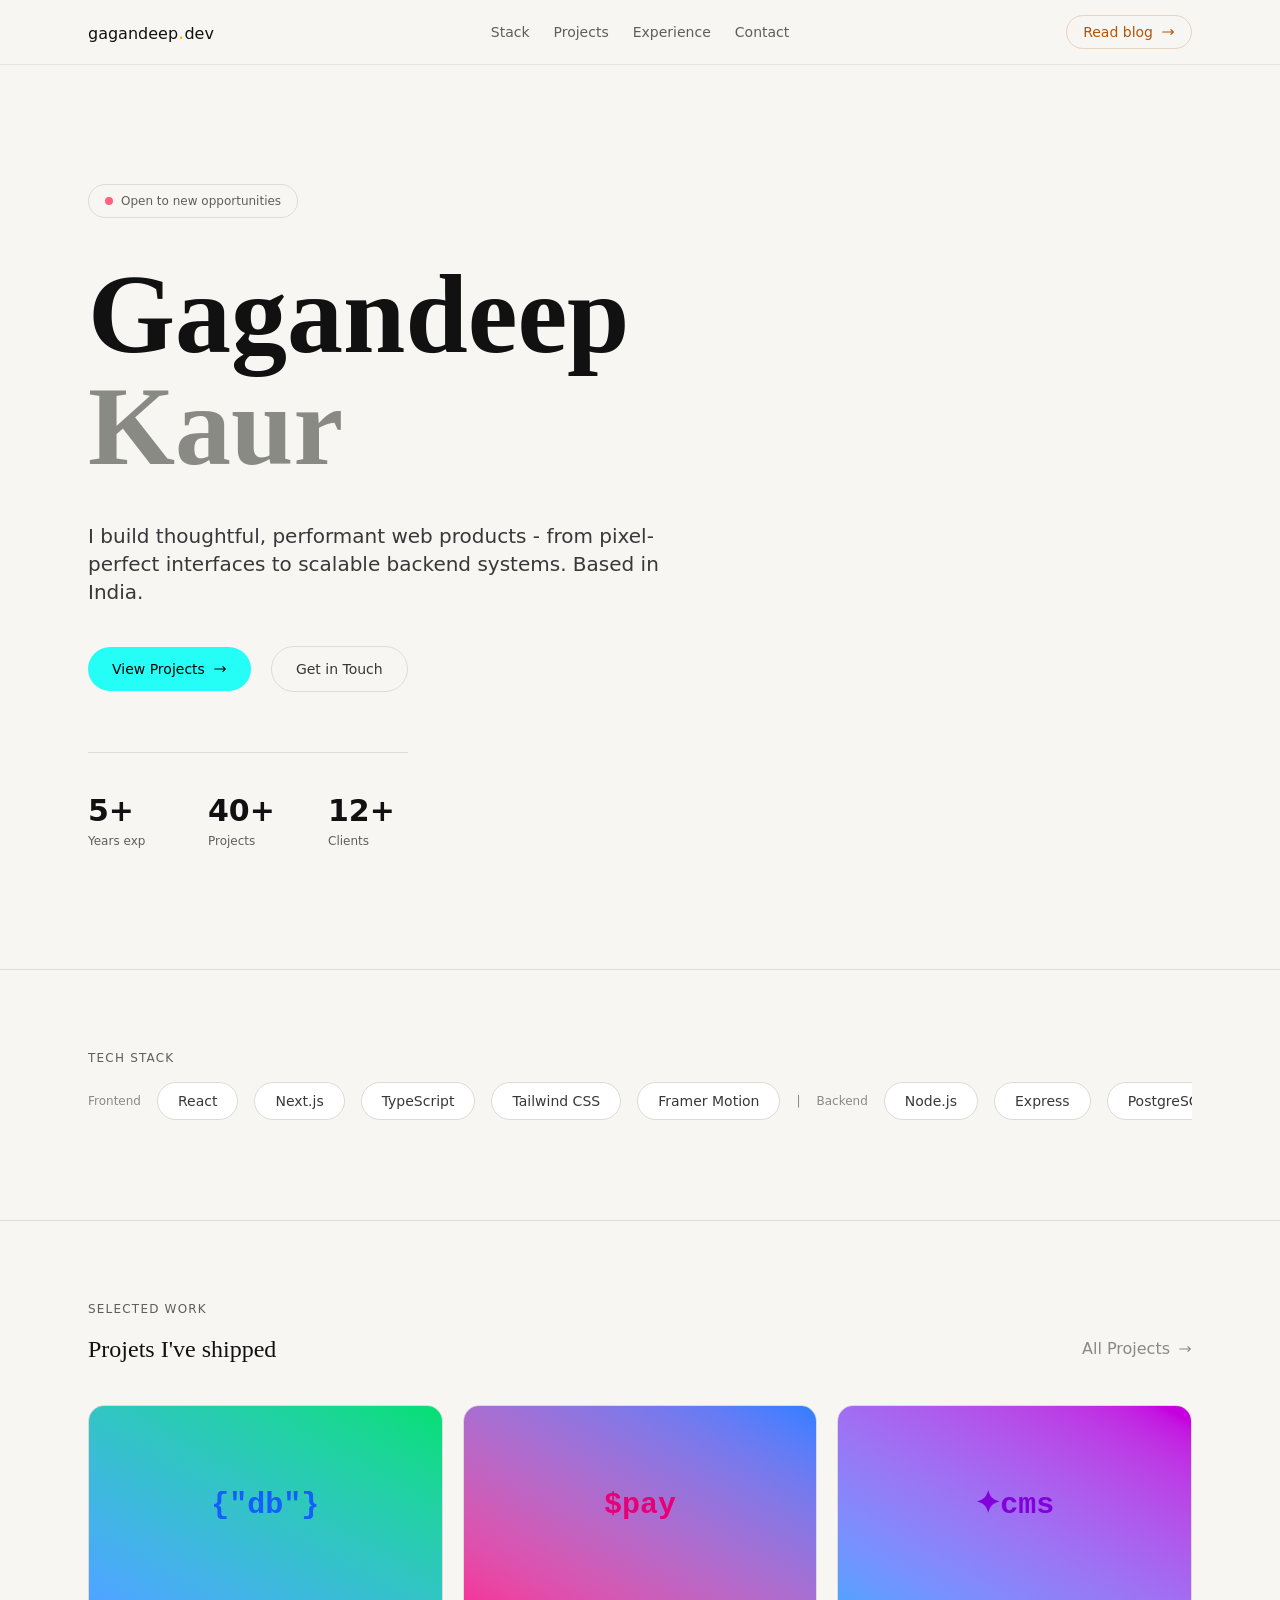
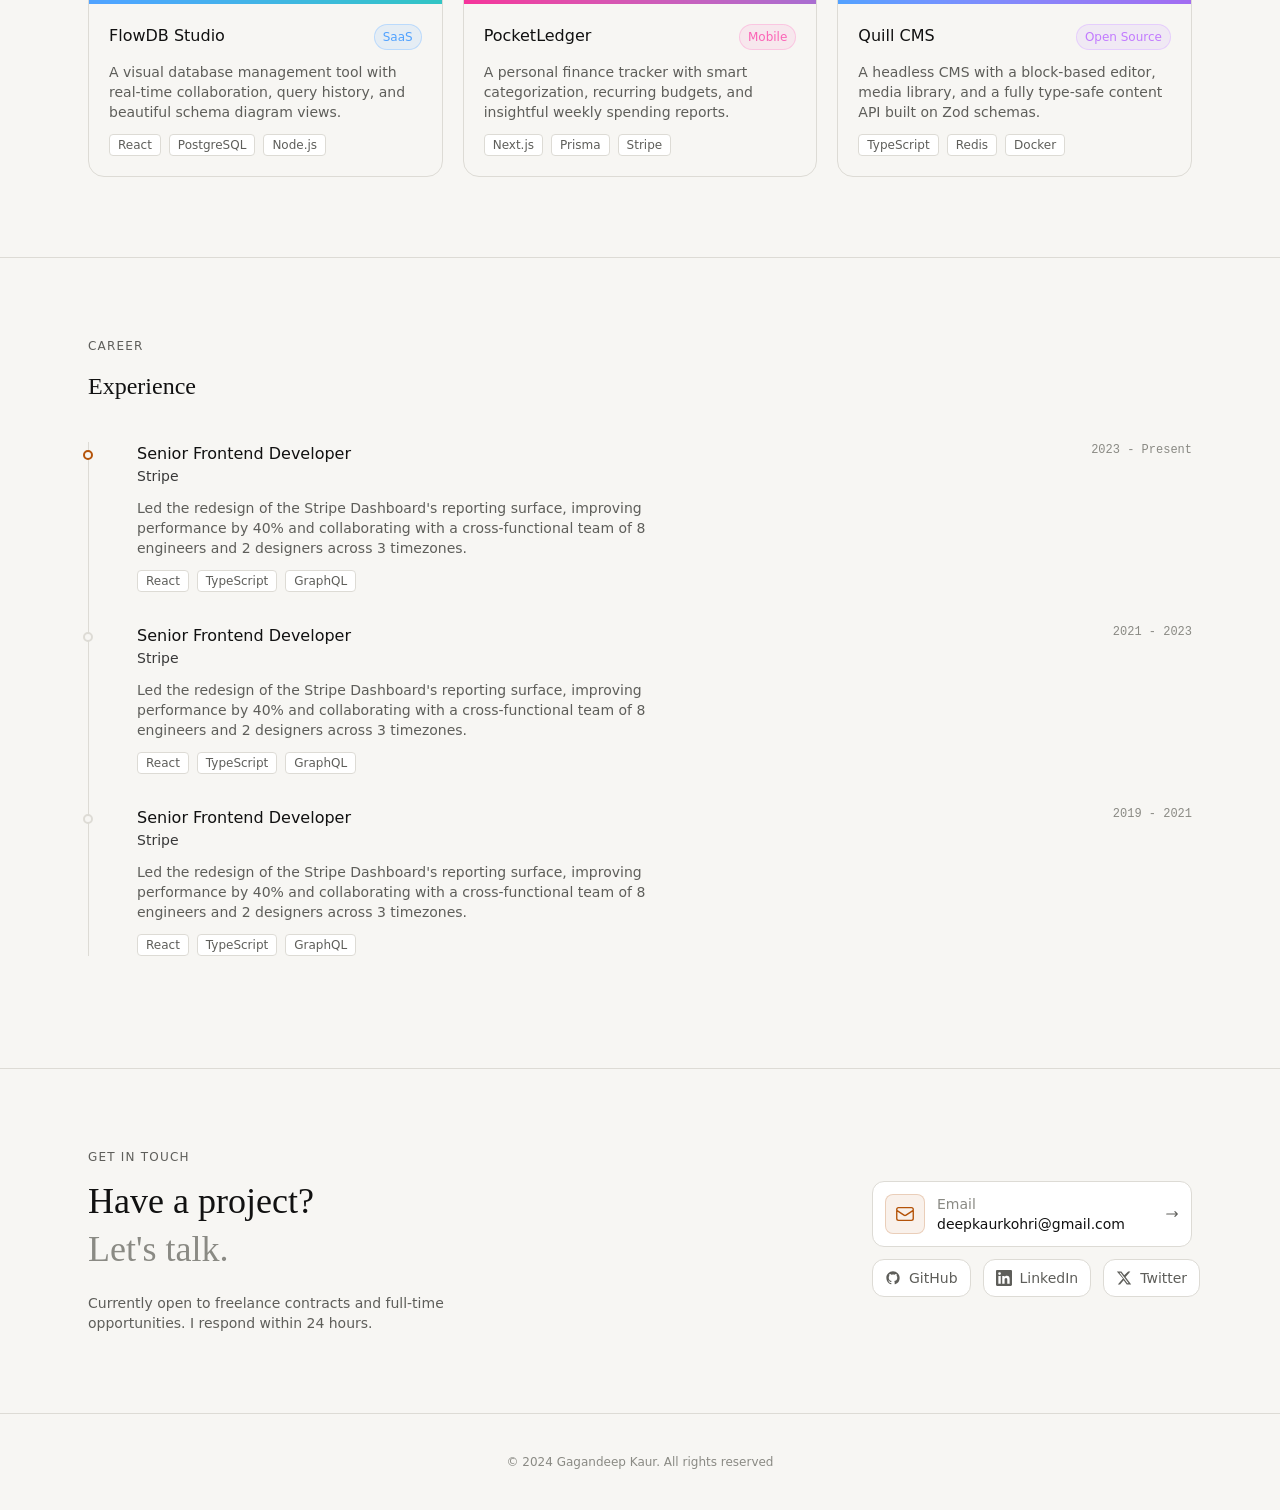
<file: index.html>
<!DOCTYPE html>
<html lang="en">

<head>
    <meta charset="UTF-8">
    <meta name="viewport" content="width=device-width, initial-scale=1.0">
    <title>Document</title>
    <link rel="stylesheet" href="output.css">
</head>

<body>
    <header class="border-b  border-(--border-subtle)  fixed  inset-x-0  bg-(--navbar-bg) backdrop-blur-xs z-10">
        <nav class="flex justify-between max-w-6xl mx-auto px-6 items-center h-16 ">
            <a href="">gagandeep<span class="text-amber-400 text-xl">.</span>dev</a>

            <ul class="hidden md:flex gap-6 text-sm text-(--text-3)">
                <a href="#tech-stack">
                    <li class="cursor-pointer hover:text-(--text-1) transition-all duration-200">Stack</li>
                </a>
                <a href="#projects">
                    <li class="cursor-pointer hover:text-(--text-1) transition-all duration-200">Projects</li>
                </a>
                <a href="#experience">
                    <li class="cursor-pointer hover:text-(--text-1) transition-all duration-200">Experience</li>
                </a>
                <a href="#contact">
                    <li class="cursor-pointer hover:text-(--text-1) transition-all duration-200">Contact</li>
                </a>


            </ul>

            <a href="index2.html"
                class="flex items-center gap-2 text-sm text-(--accent) border border-(--accent-border) px-4 py-1.5 rounded-full hover:border-(--accent) hover:bg-(--accent-dim) transition-all duration-200">Read
                blog <svg class="w-3.5 h-3.5" fill="none" stroke="currentColor" viewBox="0 0 24 24">
                    <path stroke-linecap="round" stroke-linejoin="round" stroke-width="2"
                        d="M17 8l4 4m0 0l-4 4m4-4H3" />
                </svg>
            </a>
        </nav>
    </header>

    <section class="min-h-screen pt-16 pb-30 flex flex-col justify-center items-center">
        <div class="max-w-6xl pt-30 mx-auto px-6 text-white w-full">

            <div
                class="inline-flex items-center gap-2 border  border-(--border) px-4 py-2 rounded-full mb-10  animate-fade-in-up">
                <span class="inline-block w-2 h-2 bg-rose-400 rounded-full animate-pulse "></span>
                <p class="text-(--text-3) text-xs">Open to new opportunities</p>
            </div>

            <h1 class="font-serif text-6xl md:text-8xl lg:text-[7rem] font-bold mb-10  animate-fade-in-up-1">
                <p class="text-(--text-1)">Gagandeep</p>
                <p class="text-(--text-4)">Kaur</p>
            </h1>

            <p class="text-(--text-2) text-lg md:text-xl max-w-xl mb-10  animate-fade-in-up-1">I build thoughtful,
                performant web products -
                from pixel-perfect interfaces to scalable backend systems.
                Based in India.</p>

            <div class="flex gap-5 items-center mb-15  animate-fade-in-up-2">
                <a href="#projects"
                    class=" flex items-center gap-2 bg-(--accent-dimm) hover:bg-(--accent) transition-all duration-200 text-black px-6 py-3 rounded-full text-sm font-medium">View
                    Projects
                    <svg class="w-3.5 h-3.5" fill="none" stroke="currentColor" viewBox="0 0 24 24">
                        <path stroke-linecap="round" stroke-linejoin="round" stroke-width="2"
                            d="M17 8l4 4m0 0l-4 4m4-4H3" />
                    </svg></a>
                <a href="#contact"
                    class="rounded-full border border-(--border) px-6 py-3 text-(--text-2) text-sm font-medium hover:border-white transition-all duration-200">Get
                    in Touch</a>
            </div>

            <div class="border-t border-(--border) grid grid-cols-3 pt-10 gap-10 max-w-xs  animate-fade-in-up-3">
                <div>
                    <p class="text-3xl font-semibold mb-1 text-(--text-1)">5+</p>
                    <p class="text-xs text-(--text-3)">Years exp</p>
                </div>
                <div>
                    <p class="text-3xl font-semibold mb-1 text-(--text-1)">40+</p>
                    <p class="text-xs text-(--text-3)">Projects</p>
                </div>
                <div>
                    <p class="text-3xl font-semibold mb-1 text-(--text-1)">12+</p>
                    <p class="text-xs text-(--text-3)">Clients</p>
                </div>
            </div>

        </div>


    </section>

    <section id="tech-stack" class="border-t border-(--border) py-20">
        <div class="max-w-6xl mx-auto px-6">
            <h2 class="uppercase text-(--text-3) text-xs tracking-widest mb-4">Tech Stack</h2>

            <div class="flex gap-4 items-center overflow-x-auto pb-5">
                <p class="text-xs text-(--text-4)">Frontend</p>
                <p
                    class="text-(--text-2) text-sm border border-(--border) px-5 py-2 rounded-full bg-(--surface-solid) hover:text-(--accent) hover:border-(--accent-dim) transition-all duration-200 cursor-default text-nowrap">
                    React</p>
                <p
                    class="text-(--text-2) text-sm border border-(--border) px-5 py-2 rounded-full bg-(--surface-solid) hover:text-(--accent) hover:border-(--accent-dim) transition-all duration-200 cursor-default text-nowrap">
                    Next.js</p>
                <p
                    class="text-(--text-2) text-sm border border-(--border) px-5 py-2 rounded-full bg-(--surface-solid) hover:text-(--accent) hover:border-(--accent-dim) transition-all duration-200 cursor-default text-nowrap">
                    TypeScript</p>
                <p
                    class="text-(--text-2) text-sm border border-(--border) px-5 py-2 rounded-full bg-(--surface-solid) hover:text-(--accent) hover:border-(--accent-dim) transition-all duration-200 cursor-default text-nowrap">
                    Tailwind CSS</p>
                <p
                    class="text-(--text-2) text-sm border border-(--border) px-5 py-2 rounded-full bg-(--surface-solid) hover:text-(--accent) hover:border-(--accent-dim) transition-all duration-200 cursor-default text-nowrap">
                    Framer Motion</p>

                <p class="text-xs text-(--text-4)">|</p>
                <p class="text-xs text-(--text-4)">Backend</p>
                <p
                    class="text-(--text-2) text-sm border border-(--border) px-5 py-2 rounded-full bg-(--surface-solid) hover:text-(--accent) hover:border-(--accent-dim) transition-all duration-200 cursor-default text-nowrap">
                    Node.js</p>
                <p
                    class="text-(--text-2) text-sm border border-(--border) px-5 py-2 rounded-full bg-(--surface-solid) hover:text-(--accent) hover:border-(--accent-dim) transition-all duration-200 cursor-default text-nowrap">
                    Express</p>
                <p
                    class="text-(--text-2) text-sm border border-(--border) px-5 py-2 rounded-full bg-(--surface-solid) hover:text-(--accent) hover:border-(--accent-dim) transition-all duration-200 cursor-default text-nowrap">
                    PostgreSQL</p>
                <p
                    class="text-(--text-2) text-sm border border-(--border) px-5 py-2 rounded-full bg-(--surface-solid) hover:text-(--accent) hover:border-(--accent-dim) transition-all duration-200 cursor-default text-nowrap">
                    Prisma ORM</p>
                <p
                    class="text-(--text-2) text-sm border border-(--border) px-5 py-2 rounded-full bg-(--surface-solid) hover:text-(--accent) hover:border-(--accent-dim) transition-all duration-200 cursor-default text-nowrap">
                    Redis</p>

                <p class="text-xs text-(--text-4)">|</p>
                <p class="text-xs text-(--text-4)">Devops</p>
                <p
                    class="text-(--text-2) text-sm border border-(--border) px-5 py-2 rounded-full bg-(--surface-solid) hover:text-(--accent) hover:border-(--accent-dim) transition-all duration-200 cursor-default text-nowrap">
                    Docker</p>
                <p
                    class="text-(--text-2) text-sm border border-(--border) px-5 py-2 rounded-full bg-(--surface-solid) hover:text-(--accent) hover:border-(--accent-dim) transition-all duration-200 cursor-default text-nowrap">
                    AWS</p>
                <p
                    class="text-(--text-2) text-sm border border-(--border) px-5 py-2 rounded-full bg-(--surface-solid) hover:text-(--accent) hover:border-(--accent-dim) transition-all duration-200 cursor-default text-nowrap">
                    Vercel</p>
                <p
                    class="text-(--text-2) text-sm border border-(--border) px-5 py-2 rounded-full bg-(--surface-solid) hover:text-(--accent) hover:border-(--accent-dim) transition-all duration-200 cursor-default text-nowrap">
                    GitHub CI/CD</p>

            </div>
        </div>
    </section>

    <section id="projects" class="border-t border-(--border) py-20">
        <div class="max-w-6xl mx-auto px-6">
            <h2 class="uppercase text-(--text-3) text-xs tracking-widest mb-4">
                Selected Work
            </h2>

            <div class="flex justify-between mb-10">
                <h3 class="font-serif text-2xl ">Projets I've shipped</h3>
                <a href=""
                    class="flex items-center gap-2 font-xs text-(--text-4) hover:text-(--accent) transition-all duration-200 ">All
                    Projects <svg class="w-3.5 h-3.5" fill="none" stroke="currentColor" viewBox="0 0 24 24">
                        <path stroke-linecap="round" stroke-linejoin="round" stroke-width="2"
                            d="M17 8l4 4m0 0l-4 4m4-4H3" />
                    </svg></a>
            </div>

            <div class="grid grid-cols-1 gap-5 md:grid-cols-2 lg:grid-cols-3">
                <article
                    class="  group border border-(--border) rounded-2xl overflow-hidden hover:-translate-y-1.5 transition-all duration-300 hover:border-white/30">
                    <div class="relative aspect-video flex items-center justify-center
                    bg-linear-to-tr  from-blue-400 to-green-400
                    ">
                        <p class="text-3xl font-mono text-blue-600 font-extrabold">{"db"}</p>

                        <div
                            class="absolute bg-black/0 inset-0 group-hover:bg-black/20  flex  justify-center items-center transition-all duration-400">
                            <p class=" opacity-0 group-hover:opacity-100 transition-all duration-400
                        border  rounded-full px-3 py-1.5 flex items-center gap-2 bg-blue-300 text-xs ">
                                View Project<svg class="w-3.5 h-3.5" fill="none" stroke="currentColor"
                                    viewBox="0 0 24 24">
                                    <path stroke-linecap="round" stroke-linejoin="round" stroke-width="2"
                                        d="M17 8l4 4m0 0l-4 4m4-4H3" />
                                </svg>
                            </p>
                        </div>

                    </div>

                    <div class="p-5">
                        <div class="flex justify-between mb-3">
                            <h3>FlowDB Studio</h3>
                            <p
                                class="text-xs border border-blue-300/50 px-2 py-1 text-blue-400 rounded-full bg-blue-400/10">
                                SaaS</p>
                        </div>

                        <p class="mb-3 text-sm text-(--text-3)">
                            A visual database management tool with real-time collaboration, query history, and beautiful
                            schema diagram views.
                        </p>

                        <div class="flex gap-2 flex-wrap">
                            <p
                                class="text-xs text-(--text-3) border border-(--border) px-2 py-0.5 rounded bg-(--surface-solid)">
                                React</p>
                            <p
                                class="text-xs text-(--text-3) border border-(--border) px-2 py-0.5 rounded bg-(--surface-solid)">
                                PostgreSQL</p>
                            <p
                                class="text-xs text-(--text-3) border border-(--border) px-2 py-0.5 rounded bg-(--surface-solid)">
                                Node.js</p>
                        </div>
                    </div>
                </article>

                <article
                    class=" group border border-(--border) rounded-2xl overflow-hidden hover:-translate-y-1.5 transition-all duration-300 hover:border-white/30">
                    <div class="relative aspect-video flex items-center justify-center
                    bg-linear-to-tr from-pink-500 to-blue-500
                    ">
                        <p class="text-3xl font-mono text-pink-600 font-extrabold">$pay</p>

                        <div
                            class="absolute bg-black/0 inset-0 group-hover:bg-black/20  flex  justify-center items-center transition-all duration-400">
                            <p class=" opacity-0 group-hover:opacity-100 transition-all duration-400
                        border  rounded-full px-3 py-1.5 flex items-center gap-2 bg-pink-400 text-xs ">
                                View Project<svg class="w-3.5 h-3.5" fill="none" stroke="currentColor"
                                    viewBox="0 0 24 24">
                                    <path stroke-linecap="round" stroke-linejoin="round" stroke-width="2"
                                        d="M17 8l4 4m0 0l-4 4m4-4H3" />
                                </svg>
                            </p>
                        </div>

                    </div>

                    <div class="p-5">
                        <div class="flex justify-between mb-3">
                            <h3>PocketLedger</h3>
                            <p
                                class="text-xs border border-pink-300/50 px-2 py-1 text-pink-400 rounded-full bg-pink-400/10">
                                Mobile</p>
                        </div>

                        <p class="mb-3 text-sm text-(--text-3)">
                            A personal finance tracker with smart categorization, recurring budgets, and insightful
                            weekly spending reports.
                        </p>

                        <div class="flex gap-2 flex-wrap">
                            <p
                                class="text-xs text-(--text-3) border border-(--border) px-2 py-0.5 rounded bg-(--surface-solid)">
                                Next.js</p>
                            <p
                                class="text-xs text-(--text-3) border border-(--border) px-2 py-0.5 rounded bg-(--surface-solid)">
                                Prisma</p>
                            <p
                                class="text-xs text-(--text-3) border border-(--border) px-2 py-0.5 rounded bg-(--surface-solid)">
                                Stripe</p>
                        </div>
                    </div>
                </article>

                <article
                    class=" group border border-(--border) rounded-2xl overflow-hidden hover:-translate-y-1.5 transition-all duration-300 hover:border-white/30 md:col-span-2 lg:col-span-1">
                    <div class="relative aspect-video flex items-center justify-center
                    bg-linear-to-tr from-blue-400 to-fuchsia-600
                    ">
                        <p class="text-3xl font-mono text-purple-700 font-extrabold">✦cms</p>

                        <div
                            class="absolute bg-black/0 inset-0 group-hover:bg-black/20  flex  justify-center items-center transition-all duration-400">
                            <p class=" opacity-0 group-hover:opacity-100 transition-all duration-400
                        border  rounded-full px-3 py-1.5 flex items-center gap-2 bg-purple-500 text-xs ">
                                View Project<svg class="w-3.5 h-3.5" fill="none" stroke="currentColor"
                                    viewBox="0 0 24 24">
                                    <path stroke-linecap="round" stroke-linejoin="round" stroke-width="2"
                                        d="M17 8l4 4m0 0l-4 4m4-4H3" />
                                </svg>
                            </p>
                        </div>

                    </div>

                    <div class="p-5">
                        <div class="flex justify-between mb-3">
                            <h3>Quill CMS</h3>
                            <p
                                class="text-xs border border-purple-300/50 px-2 py-1 text-purple-400 rounded-full bg-purple-400/10">
                                Open Source</p>
                        </div>

                        <p class="mb-3 text-sm text-(--text-3)">
                            A headless CMS with a block-based editor, media library, and a fully type-safe content API
                            built on Zod schemas.
                        </p>

                        <div class="flex gap-2 flex-wrap">
                            <p
                                class="text-xs text-(--text-3) border border-(--border) px-2 py-0.5 rounded bg-(--surface-solid)">
                                TypeScript</p>
                            <p
                                class="text-xs text-(--text-3) border border-(--border) px-2 py-0.5 rounded bg-(--surface-solid)">
                                Redis</p>
                            <p
                                class="text-xs text-(--text-3) border border-(--border) px-2 py-0.5 rounded bg-(--surface-solid)">
                                Docker</p>
                        </div>
                    </div>
                </article>
            </div>
        </div>
    </section>

    <section id="experience" class="border-t border-(--border) py-20">
        <div class="max-w-6xl mx-auto px-6">
            <h2 class="uppercase text-(--text-3) text-xs tracking-widest mb-4">
                Career
            </h2>

            <div>
                <h3 class="font-serif text-2xl mb-10">Experience</h3>

                <div class="border-l border-(--border)">
                    <div class="relative mb-8">
                        <div
                            class="-left-1.5 top-2 absolute border-2 border-(--accent) rounded-full w-2.5 h-2.5 bg-(--surface)">
                        </div>
                        <div class="pl-12">

                            <div class="flex flex-col md:flex-row justify-between mb-3 gap-2">
                                <div>
                                    <h3>Senior Frontend Developer</h3>
                                    <p class="font-light text-(--text-2) text-sm">Stripe</p>
                                </div>
                                <p class="text-xs font-mono text-(--text-4)">
                                    2023 - Present</p>
                            </div>


                            <p class="mb-3 text-sm text-(--text-3) max-w-xl">
                                Led the redesign of the Stripe Dashboard's reporting surface, improving performance by
                                40%
                                and collaborating with a cross-functional team of 8 engineers and 2 designers across 3
                                timezones.
                            </p>


                            <div class="flex gap-2 flex-wrap">
                                <p
                                    class="text-xs text-(--text-3) border border-(--border) px-2 py-0.5 rounded bg-(--surface-solid)">
                                    React</p>
                                <p
                                    class="text-xs text-(--text-3) border border-(--border) px-2 py-0.5 rounded bg-(--surface-solid)">
                                    TypeScript</p>
                                <p
                                    class="text-xs text-(--text-3) border border-(--border) px-2 py-0.5 rounded bg-(--surface-solid)">
                                    GraphQL</p>
                            </div>
                        </div>
                    </div>
                    <div class="relative mb-8">
                        <div
                            class="-left-1.5 top-2 absolute border-2 border-(--border) rounded-full w-2.5 h-2.5 bg-(--surface)">
                        </div>
                        <div class="pl-12">

                            <div class="flex flex-col md:flex-row justify-between mb-3 gap-2">
                                <div>
                                    <h3>Senior Frontend Developer</h3>
                                    <p class="font-light text-(--text-2) text-sm">Stripe</p>
                                </div>
                                <p class="text-xs font-mono text-(--text-4)">
                                    2021 - 2023</p>
                            </div>


                            <p class="mb-3 text-sm text-(--text-3) max-w-xl">
                                Led the redesign of the Stripe Dashboard's reporting surface, improving performance by
                                40%
                                and collaborating with a cross-functional team of 8 engineers and 2 designers across 3
                                timezones.
                            </p>


                            <div class="flex gap-2 flex-wrap">
                                <p
                                    class="text-xs text-(--text-3) border border-(--border) px-2 py-0.5 rounded bg-(--surface-solid)">
                                    React</p>
                                <p
                                    class="text-xs text-(--text-3) border border-(--border) px-2 py-0.5 rounded bg-(--surface-solid)">
                                    TypeScript</p>
                                <p
                                    class="text-xs text-(--text-3) border border-(--border) px-2 py-0.5 rounded bg-(--surface-solid)">
                                    GraphQL</p>
                            </div>
                        </div>
                    </div>
                    <div class="relative mb-8">
                        <div
                            class="-left-1.5 top-2 absolute border-2 border-(--border) rounded-full w-2.5 h-2.5 bg-(--surface)">
                        </div>
                        <div class="pl-12">

                            <div class="flex flex-col md:flex-row justify-between mb-3 gap-2">
                                <div>
                                    <h3>Senior Frontend Developer</h3>
                                    <p class="font-light text-(--text-2) text-sm">Stripe</p>
                                </div>
                                <p class="text-xs font-mono text-(--text-4)">
                                    2019 - 2021</p>
                            </div>


                            <p class="mb-3 text-sm text-(--text-3) max-w-xl">
                                Led the redesign of the Stripe Dashboard's reporting surface, improving performance by
                                40%
                                and collaborating with a cross-functional team of 8 engineers and 2 designers across 3
                                timezones.
                            </p>


                            <div class="flex gap-2 flex-wrap">
                                <p
                                    class="text-xs text-(--text-3) border border-(--border) px-2 py-0.5 rounded bg-(--surface-solid)">
                                    React</p>
                                <p
                                    class="text-xs text-(--text-3) border border-(--border) px-2 py-0.5 rounded bg-(--surface-solid)">
                                    TypeScript</p>
                                <p
                                    class="text-xs text-(--text-3) border border-(--border) px-2 py-0.5 rounded bg-(--surface-solid)">
                                    GraphQL</p>
                            </div>
                        </div>
                    </div>



                </div>
            </div>


        </div>
    </section>


    <section id="contact" class="border-t border-(--border) py-20">
        <div class="max-w-6xl mx-auto px-6">
            <h2 class="uppercase text-(--text-3) text-xs tracking-widest mb-4">
                Get In Touch
            </h2>


            <div class="flex flex-col gap-10 md:flex-row justify-between">
                <div class="flex-1">
                    <h3 class="font-serif text-4xl pb-2 ">Have a project?</h3>
                    <h3 class="font-serif text-4xl mb-6 font-extralight text-(--text-4)">Let's talk.</h3>
                    <p class="text-sm text-(--text-3) max-w-sm">Currently open to freelance contracts and full-time
                        opportunities. I respond within 24 hours.</p>
                </div>
                <div class="flex-1 md:max-w-xs  ">
                    <a href=" mailto:deepkaurkohri@gmail.com"
                        class="flex group border border-(--border) rounded-xl bg-(--surface-solid) p-3 items-center gap-3 hover:border-(--text-4) "><svg
                            class="w-10 h-10 text-(--accent) bg-(--accent-dim) p-2 rounded-lg border border-(--accent-border)"
                            fill="none" stroke="currentColor" viewBox="0 0 24 24">
                            <path stroke-linecap="round" stroke-linejoin="round" stroke-width="1.5"
                                d="M3 8l7.89 5.26a2 2 0 002.22 0L21 8M5 19h14a2 2 0 002-2V7a2 2 0 00-2-2H5a2 2 0 00-2 2v10a2 2 0 002 2z" />
                        </svg>
                        <div class="flex-1 text-sm">
                            <p class="text-(--text-4)">Email</p>
                            <p class="text-(--text-1) group-hover:text-(--accent)">deepkaurkohri@gmail.com</p>
                        </div>
                        <svg class="w-3.5 h-3.5 text-(--text-3)" fill="none" stroke="currentColor" viewBox="0 0 24 24">
                            <path stroke-linecap="round" stroke-linejoin="round" stroke-width="2"
                                d="M17 8l4 4m0 0l-4 4m4-4H3" />
                        </svg>

                    </a>
                    <div class="mt-3 flex gap-3">
                       
                        <a href="https://github.com/GagandeepKaur-02"
                            class="flex flex-1 items-center gap-2 border border-(--border) px-3 py-2 rounded-xl text-(--text-3) font-light justify-center bg-(--surface-solid) text-sm hover:border-(--text-4) cursor-pointer">
                            <svg class="w-4 h-4" fill="currentColor" viewBox="0 0 24 24">
                                <path
                                    d="M12 2C6.477 2 2 6.484 2 12.017c0 4.425 2.865 8.18 6.839 9.504.5.092.682-.217.682-.483 0-.237-.008-.868-.013-1.703-2.782.605-3.369-1.343-3.369-1.343-.454-1.158-1.11-1.466-1.11-1.466-.908-.62.069-.608.069-.608 1.003.07 1.531 1.032 1.531 1.032.892 1.53 2.341 1.088 2.91.832.092-.647.35-1.088.636-1.338-2.22-.253-4.555-1.113-4.555-4.951 0-1.093.39-1.988 1.029-2.688-.103-.253-.446-1.272.098-2.65 0 0 .84-.27 2.75 1.026A9.564 9.564 0 0112 6.844c.85.004 1.705.115 2.504.337 1.909-1.296 2.747-1.027 2.747-1.027.546 1.379.202 2.398.1 2.651.64.7 1.028 1.595 1.028 2.688 0 3.848-2.339 4.695-4.566 4.942.359.31.678.921.678 1.856 0 1.338-.012 2.419-.012 2.747 0 .268.18.58.688.482A10.019 10.019 0 0022 12.017C22 6.484 17.522 2 12 2z" />
                            </svg>GitHub
                        </a>
                        <a href=""
                            class="flex flex-1 items-center gap-2 border border-(--border) px-3 py-2 rounded-xl text-(--text-3) font-light justify-center bg-(--surface-solid) text-sm hover:border-(--text-4) cursor-pointer">

                            <svg class="w-4 h-4" fill="currentColor" viewBox="0 0 24 24">
                                <path
                                    d="M20.447 20.452h-3.554v-5.569c0-1.328-.027-3.037-1.852-3.037-1.853 0-2.136 1.445-2.136 2.939v5.667H9.351V9h3.414v1.561h.046c.477-.9 1.637-1.85 3.37-1.85 3.601 0 4.267 2.37 4.267 5.455v6.286zM5.337 7.433a2.062 2.062 0 01-2.063-2.065 2.064 2.064 0 112.063 2.065zm1.782 13.019H3.555V9h3.564v11.452zM22.225 0H1.771C.792 0 0 .774 0 1.729v20.542C0 23.227.792 24 1.771 24h20.451C23.2 24 24 23.227 24 22.271V1.729C24 .774 23.2 0 22.222 0h.003z" />
                            </svg>
                            LinkedIn
                        </a>
                        <a href=""
                            class="flex flex-1 items-center gap-2 border border-(--border) px-3 py-2 rounded-xl text-(--text-3) font-light justify-center bg-(--surface-solid) text-sm hover:border-(--text-4)  cursor-pointer">
                            <svg class="w-4 h-4" fill="currentColor" viewBox="0 0 24 24">
                                <path
                                    d="M18.244 2.25h3.308l-7.227 8.26 8.502 11.24H16.17l-4.714-6.231-5.401 6.231H2.736l7.73-8.835L1.254 2.25H8.08l4.259 5.63 5.905-5.63zm-1.161 17.52h1.833L7.084 4.126H5.117z" />
                            </svg>Twitter
                        </a>
                    </div>
                </div>
            </div>


        </div>
    </section>


    <footer class="border-t border-(--border) py-10">
        <div class="flex justify-center px-6 text-xs text-(--text-4)">
            © 2024 Gagandeep Kaur. All rights reserved
        </div>
    </footer>
</body>

</html>
</file>
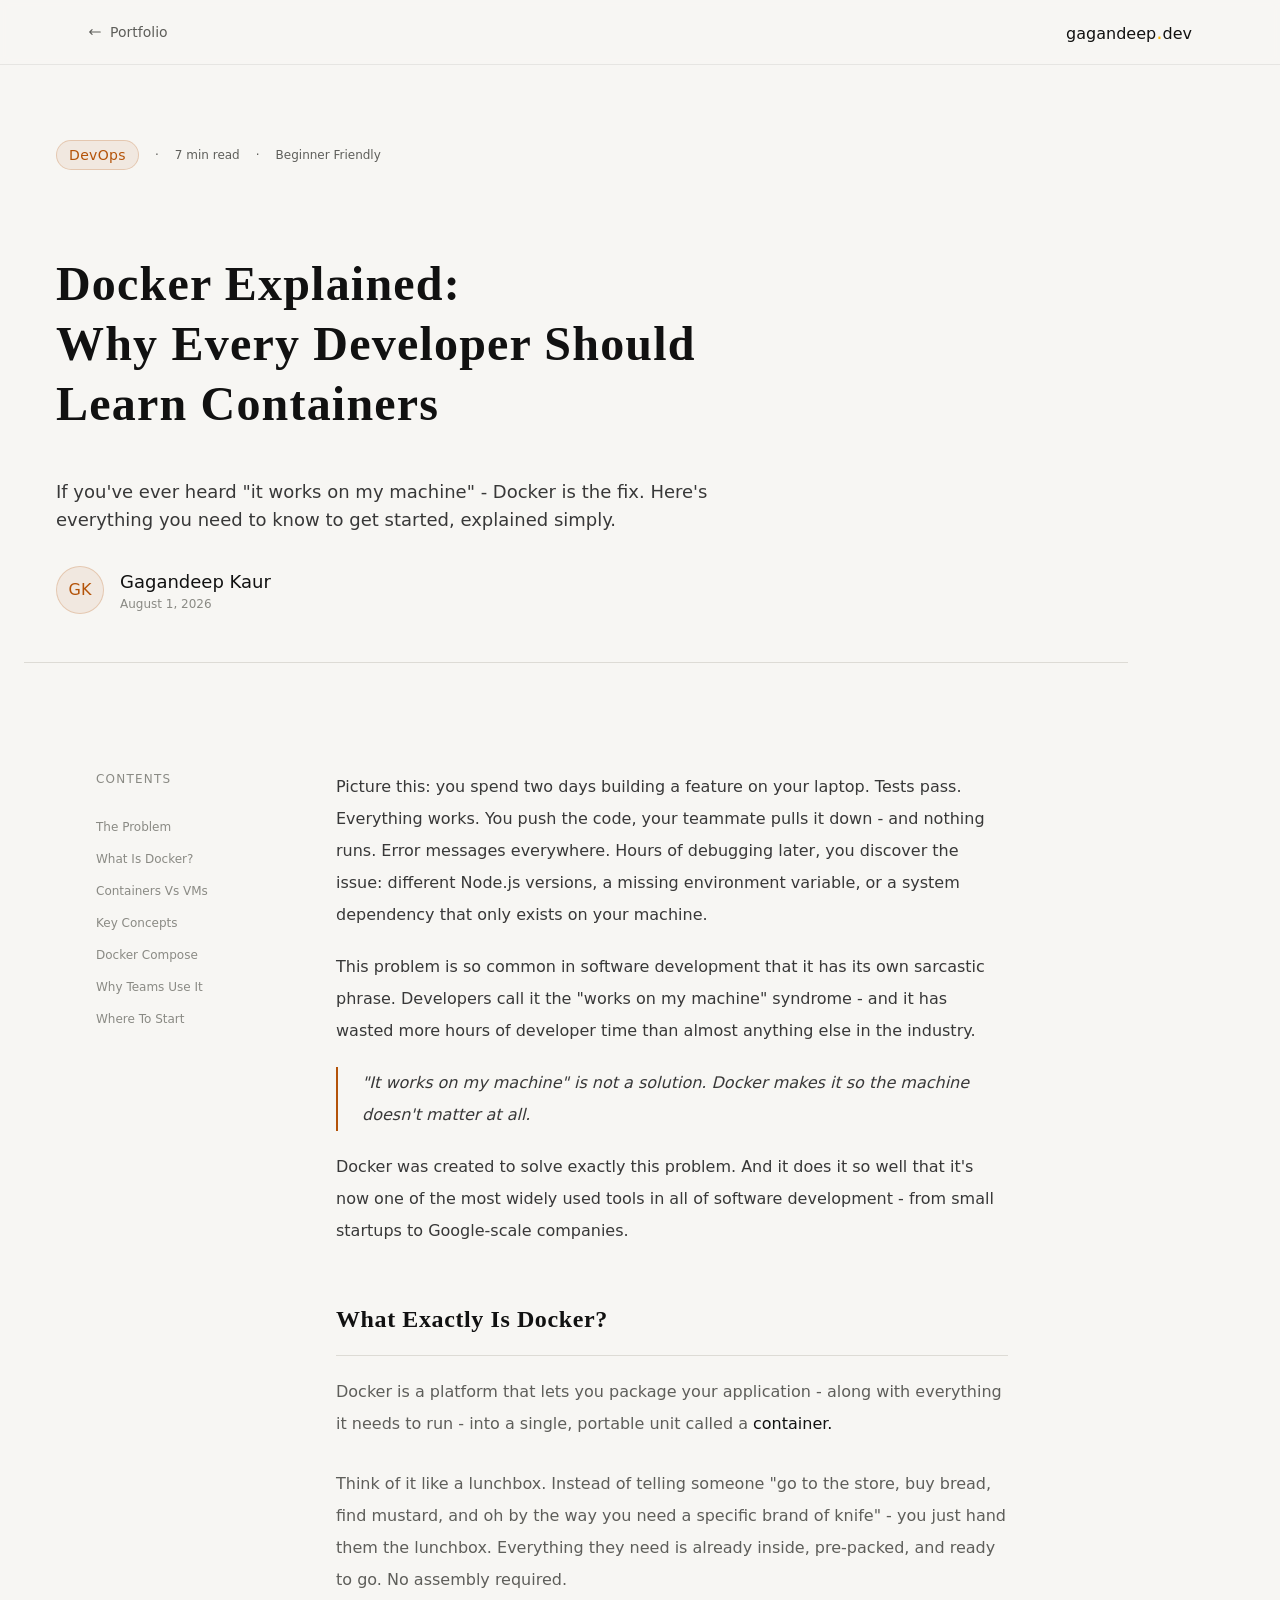
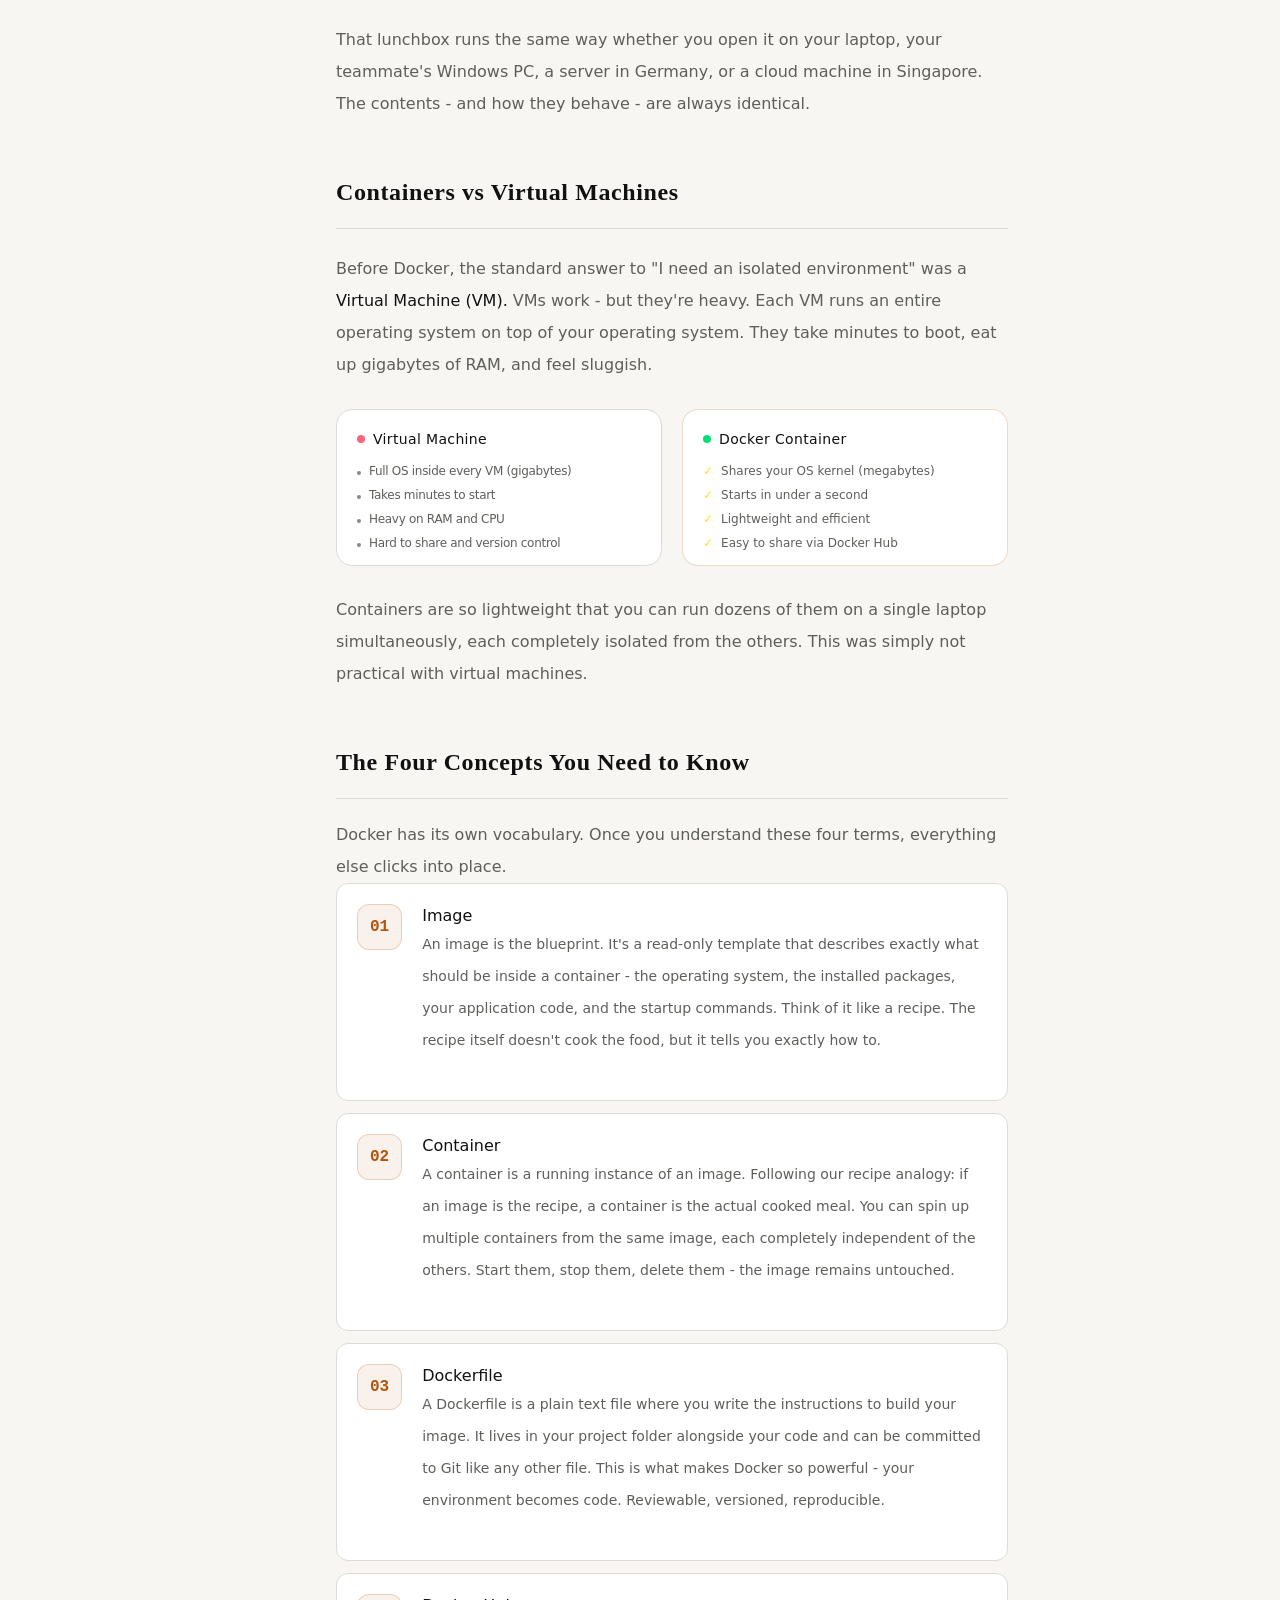
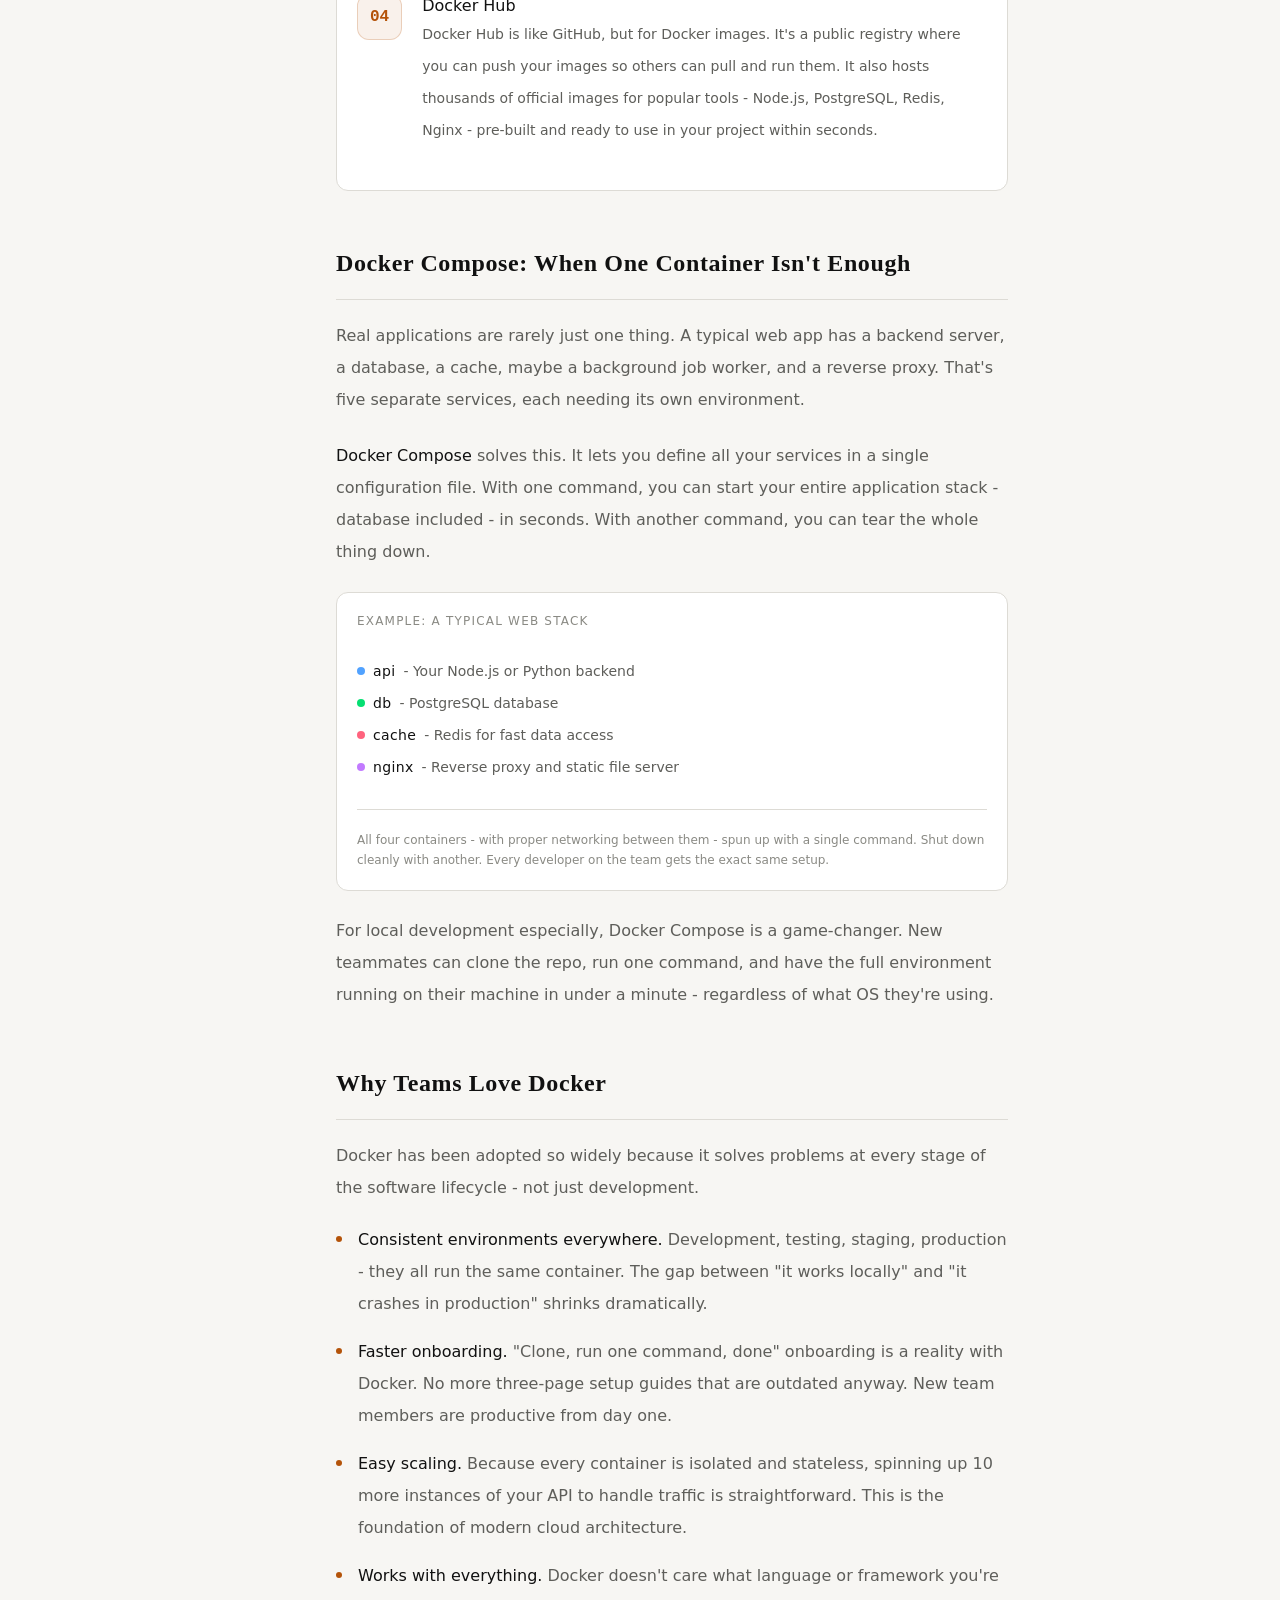
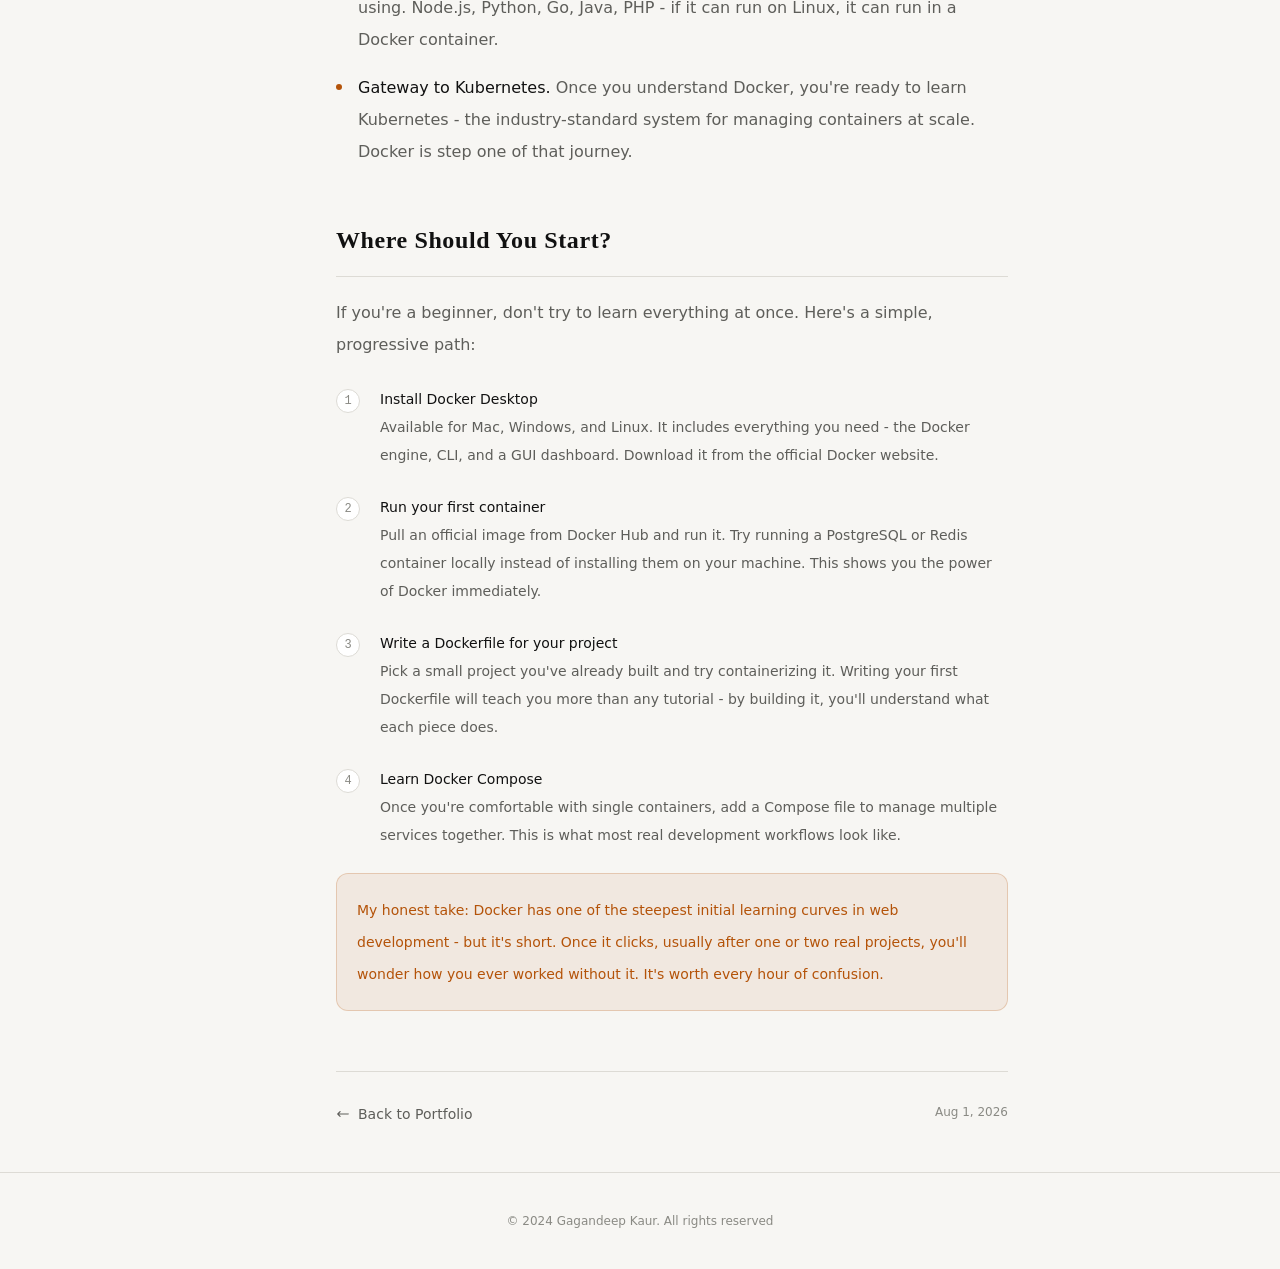
<file: index2.html>
<!DOCTYPE html>
<html lang="en">

<head>
    <meta charset="UTF-8">
    <meta name="viewport" content="width=device-width, initial-scale=1.0">
    <title>Docker Blog</title>
    <link rel="stylesheet" href="output.css">
</head>

<body>
    <header class="border-b  border-(--border-subtle)  fixed  inset-x-0  bg-(--navbar-bg) backdrop-blur-xs z-10">
        <nav class="flex justify-between max-w-6xl mx-auto px-6 items-center h-16 ">

            <a href="index.html"
                class="flex items-center gap-2 text-sm text-(--text-3) hover:text-(--text-1)  transition-all duration-200">
                <svg class="w-3.5 h-3.5 rotate-180 " fill="none" stroke="currentColor" viewBox="0 0 24 24">
                    <path stroke-linecap="round" stroke-linejoin="round" stroke-width="2"
                        d="M17 8l4 4m0 0l-4 4m4-4H3" />
                </svg>Portfolio
            </a>
            <a href="index.html">gagandeep<span class="text-amber-400 text-xl">.</span>dev</a>
        </nav>

    </header>

    <div>
        <section class="mb-6 px-6">
            <div class="flex pt-35 gap-4 pl-8 items-center">
                <span
                    class="border border-(--accent-border) font-medium tracking-wide rounded-full px-3 py-1 text-sm text-(--accent) bg-(--accent-dim) ">DevOps</span>
                <span class="text-(--text-3) text-xs ">·</span>
                <span class="text-(--text-3) text-xs">7 min read</span>
                <span class="text-(--text-3) text-xs">·</span>
                <span class="text-(--text-3) text-xs">Beginner Friendly</span>
            </div>
        </section>

        <!-- <section class=" max-w-6xl mx-auto px-6 py-15 border-b border-(--border)"> -->
            <section class="max-w-6xl px-6 py-15 ">
            <div class="pl-8 md:pb-3  leading-tight font-serif text-4xl md:text-5xl tracking-wide font-bold">
                <p class="">Docker Explained:</p>
                <p class="md:max-w-180 ">Why Every Developer Should Learn Containers</p>
            </div>
            <p class="pl-8 mt-8 text-(--text-2) text-lg font-extralight-medium md:max-w-180">If you've ever heard "it
                works
                on my machine" - Docker is the fix. Here's everything you need to know to get
                started, explained simply.</p>

            <div class="pl-8 mt-8 flex gap-4 items-center">
                <div class="border border-(--accent-border) bg-(--accent-dim) text-(--accent)
            rounded-full grid place-items-center  w-12 h-12 shrink-0 ">GK</div>
                <div class="flex flex-col justify-center ">
                    <p class="font-medium text-lg">Gagandeep Kaur</p>
                    <p class="text-(--text-4) text-xs">August 1, 2026</p>
                </div>
               
            </div>
            <div class="max-w-7xl mx-auto px-6 py-6 border-b border-(--border)"></div>
        </section>

        <div>
            <div class="max-w-6xl  mx-auto px-8 py-12 flex gap-20">
                <div class="hidden relative lg:block w-40 ">
                    <div class="sticky top-25">


                        <h2 class="mb-8 uppercase tracking-widest text-xs text-(--text-4) ">Contents</h2>

                        <ul class="flex flex-col gap-4">
                            <a href="#the-problem"
                                class=" capitalize text-xs text-(--text-4) hover:text-(--accent) transition-all duration-200">
                                <li>The Problem</li>
                            </a>
                            <a href="#what-docker"
                                class=" capitalize text-xs text-(--text-4) hover:text-(--accent) transition-all duration-200">
                                <li>what is docker?</li>
                            </a>
                            <a href="#container"
                                class=" capitalize text-xs text-(--text-4) hover:text-(--accent) transition-all duration-200">
                                <li>containers vs VMs</li>
                            </a>
                            <a href="#concepts"
                                class=" capitalize text-xs text-(--text-4) hover:text-(--accent) transition-all duration-200">
                                <li>key concepts</li>
                            </a>
                            <a href="#compose"
                                class=" capitalize text-xs text-(--text-4) hover:text-(--accent) transition-all duration-200">
                                <li>docker compose</li>
                            </a>
                            <a href="#team"
                                class=" capitalize text-xs text-(--text-4) hover:text-(--accent) transition-all duration-200">
                                <li>why teams use it</li>
                            </a>
                            <a href="#start"
                                class=" capitalize text-xs text-(--text-4) hover:text-(--accent) transition-all duration-200">
                                <li>where to start</li>
                            </a>
                        </ul>
                    </div>
                </div>

                <div class=" flex-1 max-w-2xl ">
                    <section id="the-problem" class="max-w-6xl mx-auto md:max-w-180  text-(--text-2) flex flex-col gap-5 leading-8 ">
                        <p class="pt-0">Picture this: you spend two days building a feature on your laptop. Tests pass.
                            Everything
                            works. You push the code, your teammate pulls it down - and nothing runs. Error messages
                            everywhere.
                            Hours
                            of debugging later, you discover the issue: different Node.js versions, a missing
                            environment
                            variable,
                            or a
                            system dependency that only exists on your machine.</p>
                        <p>This problem is so common in software development that it has its own sarcastic phrase.
                            Developers
                            call
                            it
                            the "works on my machine" syndrome - and it has wasted more hours of developer time than
                            almost
                            anything
                            else in the industry.</p>
                        <blockquote class="italic  border-(--accent) border-l-2 pl-6">
                            <span>
                                "It works on my machine" is not a solution. Docker makes it so the machine doesn't
                                matter at all.
                            </span>
                        </blockquote>
                        <p>Docker was created to solve exactly this problem. And it does it so well that it's now one of
                            the
                            most
                            widely
                            used tools in all of software development - from small startups to Google-scale companies.
                        </p>
                    </section>

                    <section id="what-docker" class=" mt-14 md:max-w-180">
                        <h1 class="font-serif text-2xl pb-5 tracking-wide font-extrabold">What Exactly Is Docker?</h1>
                        <div class="flex flex-col gap-7 leading-8 text-(--text-3) border-t border-(--border) ">
                            <p class="pt-5">Docker is a platform that lets you package your application - along with
                                everything
                                it
                                needs
                                to run - into a single, portable unit called a <span
                                    class="text-(--text-1) font-medium">container.</span></p>
                            <p>Think of it like a lunchbox. Instead of telling someone "go to the store, buy bread, find
                                mustard,
                                and oh
                                by the way you need a specific brand of knife" - you just hand them the lunchbox.
                                Everything
                                they
                                need
                                is already inside, pre-packed, and ready to go. No assembly required.</p>
                            <p>That lunchbox runs the same way whether you open it on your laptop, your teammate's
                                Windows PC, a
                                server
                                in Germany, or a cloud machine in Singapore. The contents - and how they behave - are
                                always
                                identical.
                            </p>

                        </div>
                    </section>

                    <section id="container" class=" md:max-w-180 mt-14">
                        <p class="font-serif text-2xl pb-5 tracking-wide font-extrabold">Containers vs Virtual Machines
                        </p>
                        <div class="flex flex-col gap-7 leading-8 text-(--text-3) border-t border-(--border) ">
                            <p class="pt-6">Before Docker, the standard answer to "I need an isolated environment" was a
                                <span class="text-(--text-1) font-medium">Virtual Machine (VM).</span> VMs
                                work - but they're heavy. Each VM runs an entire operating system on top of your
                                operating
                                system.
                                They
                                take minutes to boot, eat up gigabytes of RAM, and feel sluggish.
                            </p>
                            <div class="flex flex-col gap-5 sm:flex-row ">
                                <div
                                    class="flex-1 border border-(--border) rounded-2xl px-5 py-3 bg-(--surface-solid) ">
                                    <div class="inline-flex items-center gap-2 mb-3 ">
                                        <span
                                            class="inline-block w-2 h-2 bg-rose-400 rounded-full animate-pulse "></span>
                                        <h2 class="font-medium text-(--text-1) text-sm tracking-wide">Virtual Machine
                                        </h2>
                                    </div>
                                    <div class="text-xs gap-1 flex flex-col tracking-tight leading-0  ">

                                        <div class="text-xs text-(--text-3)] leading-5 flex items-start gap-2">
                                            <span class="w-1 h-1 rounded-full bg-(--text-4)  shrink-0 mt-2.5"></span>
                                            <p>Full OS inside every VM (gigabytes)</p>
                                        </div>
                                        <div class="text-xs text-(--text-3)] leading-5 flex items-start gap-2">
                                            <span class="w-1 h-1 rounded-full bg-(--text-4) shrink-0 mt-2.5"></span>
                                            <p>Takes minutes to start</p>
                                        </div>
                                        <div class="text-xs text-(--text-3)] leading-5 flex items-start gap-2">
                                            <span class="w-1 h-1 rounded-full bg-(--text-4)  shrink-0 mt-2.5"></span>
                                            <p>Heavy on RAM and CPU</p>
                                        </div>
                                        <div class="text-xs text-(--text-3)] leading-5 flex items-start gap-2">
                                            <span class="w-1 h-1 rounded-full bg-(--text-4)  shrink-0 mt-2.5"></span>
                                            <p>Hard to share and version control</p>
                                        </div>

                                    </div>
                                </div>

                                <div
                                    class="flex-1 border border-(--accent-border) rounded-2xl px-5 py-3 bg-(--surface-solid)">

                                    <div class="inline-flex items-center gap-2 mb-3 ">
                                        <span
                                            class="inline-block w-2 h-2 bg-green-400 rounded-full animate-pulse "></span>
                                        <h2 class="font-medium text-(--text-1) text-sm tracking-wide">Docker
                                            Container</h2>
                                    </div>
                                    <div class="flex flex-col gap-1 ">
                                        <div class="text-xs text-(--text-3)] leading-5 flex items-start gap-2">
                                            <span class="text-yellow-300">&#10003;</span>
                                            <p>Shares your OS kernel (megabytes)</p>
                                        </div>
                                        <div class="text-xs text-(--text-3)] leading-5 flex items-start gap-2">
                                            <span class="text-yellow-300">&#10003;</span>
                                            <p>Starts in under a second</p>
                                        </div>
                                        <div class="text-xs text-(--text-3)] leading-5 flex items-start gap-2">
                                            <span class="text-yellow-300">&#10003;</span>
                                            <p> Lightweight and efficient</p>
                                        </div>
                                        <div class="text-xs text-(--text-3)] leading-5 flex items-start gap-2">
                                            <span class="text-yellow-300">&#10003;</span>
                                            <p>Easy to share via Docker Hub</p>
                                        </div>
                                    </div>
                                </div>
                            </div>

                            <p>Containers are so lightweight that you can run dozens of them on a single laptop
                                simultaneously,
                                each
                                completely isolated from the others. This was simply not practical with virtual
                                machines.</p>
                        </div>
                    </section>

                    <section id="concepts" class=" mt-14 md:max-w-180">
                        <h1 class="font-serif text-2xl pb-5 tracking-wide font-extrabold">The Four Concepts You Need to
                            Know</h1>
                        <div class="flex flex-col gap-7 leading-8 text-(--text-3) border-t border-(--border) ">
                            <p class="pt-5">Docker has its own vocabulary. Once you understand these four terms,
                                everything else clicks into place.</p>
                        </div>

                        <div class="flex flex-col gap-3">
                            <div
                                class="flex items-start gap-5 bg-(--surface-solid) p-5 rounded-xl border border-(--border)">
                                <div
                                    class="border border-(--accent-border) bg-(--accent-dim) rounded-xl text-(--accent) px-3 py-2.5 font-mono font-bold ">
                                    01</div>
                                <div>
                                    <h4>Image</h4>
                                    <p class="text-sm text-(--text-3) leading-8 mb-6">An image is the blueprint. It's a
                                        read-only template that describes exactly what should be inside a container -
                                        the operating system, the installed packages, your application code, and the
                                        startup commands. Think of it like a recipe. The recipe itself doesn't cook the
                                        food, but it tells you exactly how to.</p>
                                </div>
                            </div>
                            <div
                                class="flex items-start gap-5 bg-(--surface-solid) p-5 rounded-xl border border-(--border)">
                                <div
                                    class="border border-(--accent-border) bg-(--accent-dim) rounded-xl text-(--accent) px-3 py-2.5 font-mono font-bold ">
                                    02</div>
                                <div>
                                    <h4>Container</h4>
                                    <p class="text-sm text-(--text-3) leading-8 mb-6">A container is a running instance
                                        of an image. Following our recipe analogy: if an image is the recipe, a
                                        container is the actual cooked meal. You can spin up multiple containers from
                                        the same image, each completely independent of the others. Start them, stop
                                        them, delete them - the image remains untouched.</p>
                                </div>
                            </div>
                            <div
                                class="flex items-start gap-5 bg-(--surface-solid) p-5 rounded-xl border border-(--border)">
                                <div
                                    class="border border-(--accent-border) bg-(--accent-dim) rounded-xl text-(--accent) px-3 py-2.5 font-mono font-bold ">
                                    03</div>
                                <div>
                                    <h4>Dockerfile</h4>
                                    <p class="text-sm text-(--text-3) leading-8 mb-6">A Dockerfile is a plain text file
                                        where you write the instructions to build your image. It lives in your project
                                        folder alongside your code and can be committed to Git like any other file. This
                                        is what makes Docker so powerful - your environment becomes code. Reviewable,
                                        versioned, reproducible.</p>
                                </div>
                            </div>
                            <div
                                class="flex items-start gap-5 bg-(--surface-solid) p-5 rounded-xl border border-(--border)">
                                <div
                                    class="border border-(--accent-border) bg-(--accent-dim) rounded-xl text-(--accent) px-3 py-2.5 font-mono font-bold ">
                                    04</div>
                                <div>
                                    <h4>Docker Hub</h4>
                                    <p class="text-sm text-(--text-3) leading-8 mb-6">Docker Hub is like GitHub, but for
                                        Docker images. It's a public registry where you can push your images so others
                                        can pull and run them. It also hosts thousands of official images for popular
                                        tools - Node.js, PostgreSQL, Redis, Nginx - pre-built and ready to use in your
                                        project within seconds.</p>
                                </div>
                            </div>
                        </div>


                    </section>


                    <section id="compose" class=" mt-14 md:max-w-180 ">
                        <h1 class="font-serif text-2xl pb-5 tracking-wide font-extrabold">Docker Compose: When One
                            Container Isn't Enough</h1>
                        <div class="flex flex-col gap-1 leading-8 text-(--text-3) border-t border-(--border) ">
                            <p class="pt-5">Real applications are rarely just one thing. A typical web app has a backend
                                server, a database, a cache, maybe a background job worker, and a reverse proxy. That's
                                five separate services, each needing its own environment.</p>
                            <p class="pt-5"> <span class="text-(--text-1) font-medium"> Docker Compose </span>solves
                                this. It lets you define all your services in a single configuration file. With one
                                command, you can start your entire application stack - database included - in seconds.
                                With another command, you can tear the whole thing down.</p>

                            <div class="border border-(--border) rounded-xl mt-5 bg-(--surface-solid)">
                                <div class="p-5 flex flex-col pb-0">
                                    <h2 class="mb-8 uppercase tracking-widest text-xs text-(--text-4) ">Example: A
                                        Typical Web Stack</h2>

                                    <div class="inline-flex items-center gap-2 mb-3 ">
                                        <span
                                            class="inline-block w-2 h-2 bg-blue-400 rounded-full animate-pulse "></span>
                                        <h2 class="font-medium text-(--text-1) text-sm tracking-wide">api
                                        </h2>
                                        <p class="text-sm"> - Your Node.js or Python backend</p>
                                    </div>
                                    <div class="inline-flex items-center gap-2 mb-3 ">
                                        <span
                                            class="inline-block w-2 h-2 bg-green-400 rounded-full animate-pulse "></span>
                                        <h2 class="font-medium text-(--text-1) text-sm tracking-wide">db
                                        </h2>
                                        <p class="text-sm"> - PostgreSQL database</p>
                                    </div>
                                    <div class="inline-flex items-center gap-2 mb-3 ">
                                        <span
                                            class="inline-block w-2 h-2 bg-rose-400 rounded-full animate-pulse "></span>
                                        <h2 class="font-medium text-(--text-1) text-sm tracking-wide">cache
                                        </h2>
                                        <p class="text-sm"> - Redis for fast data access</p>
                                    </div>
                                    <div class="inline-flex items-center gap-2 mb-3">
                                        <span
                                            class="inline-block w-2 h-2 bg-purple-400 rounded-full animate-pulse "></span>
                                        <h2 class="font-medium text-(--text-1) text-sm tracking-wide">nginx
                                        </h2>
                                        <p class="text-sm"> - Reverse proxy and static file server</p>
                                    </div>
                                </div>
                                <div class="">
                                    <div class=" border-t border-(--border)  m-5">
                                        <p class="text-xs pt-5 text-(--text-4) leading-5">All four containers - with
                                            proper networking between them - spun up with a single
                                            command. Shut down cleanly with another. Every developer on the team gets
                                            the
                                            exact same setup.</p>
                                    </div>
                                </div>


                            </div>

                            <p class="pt-5">For local development especially, Docker Compose is a game-changer. New
                                teammates can
                                clone the repo, run one command, and have the full environment running on their machine
                                in under a minute - regardless of what OS they're using.</p>

                        </div>
                    </section>

                    <section id="team" class=" mt-14 md:max-w-180 ">

                        <h1 class="font-serif text-2xl pb-5 tracking-wide font-extrabold">Why Teams Love Docker</h1>
                        <div class="flex flex-col gap-1 leading-8 text-(--text-3) border-t border-(--border) ">
                            <p class="pt-5">Docker has been adopted so widely because it solves problems at every stage
                                of the software lifecycle - not just development.</p>

                            <div class="flex flex-col gap-4 mt-4">
                                <div class="flex  gap-4">
                                    <span class=" min-w-1.5 h-1.5 bg-(--accent) mt-3 rounded-full "></span>
                                    <p><span class="text-(--text-1) font-medium">Consistent environments
                                            everywhere.</span>
                                        Development, testing, staging, production - they
                                        all run the same container. The gap between "it works locally" and "it crashes
                                        in
                                        production" shrinks dramatically.</p>
                                </div>
                                <div class="flex  gap-4">
                                    <span class=" min-w-1.5 h-1.5 bg-(--accent) mt-3 rounded-full "></span>
                                    <p><span class="text-(--text-1) font-medium">Faster onboarding.</span> "Clone, run
                                        one
                                        command, done" onboarding is a reality with Docker. No more three-page setup
                                        guides
                                        that are outdated anyway. New team members are productive from day one.</p>
                                </div>
                                <div class="flex  gap-4">
                                    <span class=" min-w-1.5 h-1.5 bg-(--accent) mt-3 rounded-full "></span>
                                    <p><span class="text-(--text-1) font-medium">Easy scaling. </span>
                                        Because every container is isolated and stateless, spinning up 10 more instances
                                        of
                                        your API to handle traffic is straightforward. This is the foundation of modern
                                        cloud architecture.</p>
                                </div>
                                <div class="flex  gap-4">
                                    <span class=" min-w-1.5 h-1.5 bg-(--accent) mt-3 rounded-full "></span>
                                    <p><span class="text-(--text-1) font-medium">Works with everything. </span>
                                        Docker doesn't care what language or framework you're using. Node.js, Python,
                                        Go,
                                        Java, PHP - if it can run on Linux, it can run in a Docker container.</p>
                                </div>
                                <div class="flex  gap-4">
                                    <span class=" min-w-1.5 h-1.5 bg-(--accent) mt-3 rounded-full "></span>
                                    <p><span class="text-(--text-1) font-medium">
                                            Gateway to Kubernetes. </span>
                                        Once you understand Docker, you're ready to learn Kubernetes - the
                                        industry-standard
                                        system for managing containers at scale. Docker is step one of that journey.</p>
                                </div>
                            </div>
                        </div>
                    </section>

                    <section id="start" class=" mt-14 md:max-w-180 ">

                        <h1 class="font-serif text-2xl pb-5 tracking-wide font-extrabold">Where Should You Start?</h1>
                        <div class="flex flex-col gap-1 leading-8 text-(--text-3) border-t border-(--border) ">
                            <p class="pt-5">If you're a beginner, don't try to learn everything at once. Here's a
                                simple, progressive path:</p>

                            <div class="flex gap-5 mt-5">
                                <div class="mt-1 border border-(--border) bg-(--surface-solid) text-(--text-4)
            rounded-full grid place-items-center text-xs font-mono w-6 h-6 shrink-0 ">1</div>
                                <div>
                                    <p class="text-sm text-(--text-1) font-medium leading-7">Install Docker Desktop</p>
                                    <p class="text-sm leading-7">Available for Mac, Windows, and Linux. It includes
                                        everything you need - the Docker engine, CLI, and a GUI dashboard. Download it
                                        from the official Docker website.</p>
                                </div>
                            </div>

                            <div class="flex gap-5 mt-5">
                                <div class="mt-1 border border-(--border) bg-(--surface-solid) text-(--text-4)
            rounded-full grid place-items-center text-xs font-mono w-6 h-6 shrink-0 ">2</div>
                                <div>
                                    <p class="text-sm text-(--text-1) font-medium leading-7">Run your first container
                                    </p>
                                    <p class="text-sm leading-7">Pull an official image from Docker Hub and run it. Try
                                        running a PostgreSQL or Redis container locally instead of installing them on
                                        your machine. This shows you the power of Docker immediately.</p>
                                </div>
                            </div>

                            <div class="flex gap-5 mt-5">
                                <div class="mt-1 border border-(--border) bg-(--surface-solid) text-(--text-4)
            rounded-full grid place-items-center text-xs font-mono w-6 h-6 shrink-0 ">3</div>
                                <div>
                                    <p class="text-sm text-(--text-1) font-medium leading-7">Write a Dockerfile for your
                                        project</p>
                                    <p class="text-sm leading-7">Pick a small project you've already built and try
                                        containerizing it. Writing your first Dockerfile will teach you more than any
                                        tutorial - by building it, you'll understand what each piece does.</p>
                                </div>
                            </div>

                            <div class="flex gap-5 mt-5">
                                <div class="mt-1 border border-(--border) bg-(--surface-solid) text-(--text-4)
            rounded-full grid place-items-center text-xs font-mono w-6 h-6 shrink-0 ">4</div>
                                <div>
                                    <p class="text-sm text-(--text-1) font-medium leading-7">
                                        Learn Docker Compose</p>
                                    <p class="text-sm leading-7">Once you're comfortable with single containers, add a
                                        Compose file to manage multiple services together. This is what most real
                                        development workflows look like.</p>
                                </div>
                            </div>

                            <div
                                class="flex gap-5 mt-5 border border-(--accent-border) bg-(--accent-dim) text-(--accent) rounded-xl p-5 text-sm leading-8 ">
                                <p><span class="font-medium text-sm">My honest take:</span> Docker has one of the
                                    steepest initial learning curves in web development - but it's short. Once it
                                    clicks, usually after one or two real projects, you'll wonder how you ever worked
                                    without it. It's worth every hour of confusion.</p>

                            </div>
                        </div>

                    </section>

                    <section>
                        <div class="flex flex-col gap-1 mt-15 leading-8 text-(--text-3) border-t border-(--border) ">
                        </div>

                        <div class="flex justify-between text-sm text-(--text-4) mt-8">
                            <a href="index.html"
                                class="flex items-center gap-2 text-sm text-(--text-3) hover:text-(--accent)  transition-all duration-200"><svg
                                    class="w-3.5 h-3.5 rotate-180 " fill="none" stroke="currentColor"
                                    viewBox="0 0 24 24">
                                    <path stroke-linecap="round" stroke-linejoin="round" stroke-width="2"
                                        d="M17 8l4 4m0 0l-4 4m4-4H3" />
                                </svg>Back to Portfolio</a>
                            <div class="text-xs">Aug 1, 2026</div>
                        </div>
                    </section>


                </div>
            </div>
        </div>

    </div>

     <footer class="border-t border-(--border) py-10">
        <div class="flex justify-center px-6 text-xs text-(--text-4)">
            © 2024 Gagandeep Kaur. All rights reserved
        </div>
    </footer>
</body>

</html>
</file>
<file: output.css>
/*! tailwindcss v4.3.3 | MIT License | https://tailwindcss.com */
@layer properties;
@layer theme, base, components, utilities;
@layer theme {
  :root, :host {
    --font-sans: 'Inter', ui-sans-serif, system-ui, sans-serif;
    --font-serif: 'Playfair Display', ui-serif, Georgia, serif;
    --font-mono: 'JetBrains Mono', ui-monospace, 'Courier New', monospace;
    --color-amber-400: oklch(82.8% 0.189 84.429);
    --color-yellow-300: oklch(90.5% 0.182 98.111);
    --color-green-400: oklch(79.2% 0.209 151.711);
    --color-cyan-400: oklch(78.9% 0.154 211.53);
    --color-blue-300: oklch(80.9% 0.105 251.813);
    --color-blue-400: oklch(70.7% 0.165 254.624);
    --color-blue-500: oklch(62.3% 0.214 259.815);
    --color-blue-600: oklch(54.6% 0.245 262.881);
    --color-purple-300: oklch(82.7% 0.119 306.383);
    --color-purple-400: oklch(71.4% 0.203 305.504);
    --color-purple-500: oklch(62.7% 0.265 303.9);
    --color-purple-700: oklch(49.6% 0.265 301.924);
    --color-fuchsia-600: oklch(59.1% 0.293 322.896);
    --color-pink-300: oklch(82.3% 0.12 346.018);
    --color-pink-400: oklch(71.8% 0.202 349.761);
    --color-pink-500: oklch(65.6% 0.241 354.308);
    --color-pink-600: oklch(59.2% 0.249 0.584);
    --color-rose-400: oklch(71.2% 0.194 13.428);
    --color-black: #000;
    --color-white: #fff;
    --spacing: 0.25rem;
    --container-xs: 20rem;
    --container-sm: 24rem;
    --container-xl: 36rem;
    --container-2xl: 42rem;
    --container-6xl: 72rem;
    --container-7xl: 80rem;
    --text-xs: 0.75rem;
    --text-xs--line-height: calc(1 / 0.75);
    --text-sm: 0.875rem;
    --text-sm--line-height: calc(1.25 / 0.875);
    --text-lg: 1.125rem;
    --text-lg--line-height: calc(1.75 / 1.125);
    --text-xl: 1.25rem;
    --text-xl--line-height: calc(1.75 / 1.25);
    --text-2xl: 1.5rem;
    --text-2xl--line-height: calc(2 / 1.5);
    --text-3xl: 1.875rem;
    --text-3xl--line-height: calc(2.25 / 1.875);
    --text-4xl: 2.25rem;
    --text-4xl--line-height: calc(2.5 / 2.25);
    --text-5xl: 3rem;
    --text-5xl--line-height: 1;
    --text-6xl: 3.75rem;
    --text-6xl--line-height: 1;
    --text-8xl: 6rem;
    --text-8xl--line-height: 1;
    --font-weight-extralight: 200;
    --font-weight-light: 300;
    --font-weight-medium: 500;
    --font-weight-semibold: 600;
    --font-weight-bold: 700;
    --font-weight-extrabold: 800;
    --tracking-tight: -0.025em;
    --tracking-wide: 0.025em;
    --tracking-widest: 0.1em;
    --leading-tight: 1.25;
    --radius-lg: 0.5rem;
    --radius-xl: 0.75rem;
    --radius-2xl: 1rem;
    --ease-out: cubic-bezier(0, 0, 0.2, 1);
    --animate-pulse: pulse 2s cubic-bezier(0.4, 0, 0.6, 1) infinite;
    --blur-xs: 4px;
    --aspect-video: 16 / 9;
    --default-transition-duration: 150ms;
    --default-transition-timing-function: cubic-bezier(0.4, 0, 0.2, 1);
    --default-font-family: var(--font-sans);
    --default-mono-font-family: var(--font-mono);
  }
}
@layer base {
  *, ::after, ::before, ::backdrop, ::file-selector-button {
    box-sizing: border-box;
    margin: 0;
    padding: 0;
    border: 0 solid;
  }
  html, :host {
    line-height: 1.5;
    -webkit-text-size-adjust: 100%;
    tab-size: 4;
    font-family: var(--default-font-family, -apple-system, BlinkMacSystemFont, "Segoe UI", Roboto, "Helvetica Neue", "Noto Sans", Arial, sans-serif, "Apple Color Emoji", "Segoe UI Emoji", "Segoe UI Symbol", "Noto Color Emoji");
    font-feature-settings: var(--default-font-feature-settings, normal);
    font-variation-settings: var(--default-font-variation-settings, normal);
    -webkit-tap-highlight-color: transparent;
  }
  hr {
    height: 0;
    color: inherit;
    border-top-width: 1px;
  }
  abbr:where([title]) {
    -webkit-text-decoration: underline dotted;
    text-decoration: underline dotted;
  }
  h1, h2, h3, h4, h5, h6 {
    font-size: inherit;
    font-weight: inherit;
  }
  a {
    color: inherit;
    -webkit-text-decoration: inherit;
    text-decoration: inherit;
  }
  b, strong {
    font-weight: bolder;
  }
  code, kbd, samp, pre {
    font-family: var(--default-mono-font-family, ui-monospace, SFMono-Regular, Menlo, Monaco, Consolas, "Liberation Mono", "Courier New", monospace);
    font-feature-settings: var(--default-mono-font-feature-settings, normal);
    font-variation-settings: var(--default-mono-font-variation-settings, normal);
    font-size: 1em;
  }
  small {
    font-size: 80%;
  }
  sub, sup {
    font-size: 75%;
    line-height: 0;
    position: relative;
    vertical-align: baseline;
  }
  sub {
    bottom: -0.25em;
  }
  sup {
    top: -0.5em;
  }
  table {
    text-indent: 0;
    border-color: inherit;
    border-collapse: collapse;
  }
  :-moz-focusring:where(:not(iframe)) {
    outline: auto;
  }
  progress {
    vertical-align: baseline;
  }
  summary {
    display: list-item;
  }
  ol, ul, menu {
    list-style: none;
  }
  img, svg, video, canvas, audio, iframe, embed, object {
    display: block;
    vertical-align: middle;
  }
  img, video {
    max-width: 100%;
    height: auto;
  }
  button, input, select, optgroup, textarea, ::file-selector-button {
    font: inherit;
    font-feature-settings: inherit;
    font-variation-settings: inherit;
    letter-spacing: inherit;
    color: inherit;
    border-radius: 0;
    background-color: transparent;
    opacity: 1;
  }
  :where(select:is([multiple], [size])) optgroup {
    font-weight: bolder;
  }
  :where(select:is([multiple], [size])) optgroup option {
    padding-inline-start: 20px;
  }
  ::file-selector-button {
    margin-inline-end: 4px;
  }
  ::placeholder {
    opacity: 1;
  }
  @supports (not (-webkit-appearance: -apple-pay-button))  or (contain-intrinsic-size: 1px) {
    ::placeholder {
      color: currentcolor;
      @supports (color: color-mix(in lab, red, red)) {
        color: color-mix(in oklab, currentcolor 50%, transparent);
      }
    }
  }
  textarea {
    resize: vertical;
  }
  ::-webkit-search-decoration {
    -webkit-appearance: none;
  }
  ::-webkit-date-and-time-value {
    min-height: 1lh;
    text-align: inherit;
  }
  ::-webkit-datetime-edit {
    display: inline-flex;
  }
  ::-webkit-datetime-edit-fields-wrapper {
    padding: 0;
  }
  ::-webkit-datetime-edit, ::-webkit-datetime-edit-year-field, ::-webkit-datetime-edit-month-field, ::-webkit-datetime-edit-day-field, ::-webkit-datetime-edit-hour-field, ::-webkit-datetime-edit-minute-field, ::-webkit-datetime-edit-second-field, ::-webkit-datetime-edit-millisecond-field, ::-webkit-datetime-edit-meridiem-field {
    padding-block: 0;
  }
  ::-webkit-calendar-picker-indicator {
    line-height: 1;
  }
  :-moz-ui-invalid {
    box-shadow: none;
  }
  button, input:where([type="button"], [type="reset"], [type="submit"]), ::file-selector-button {
    appearance: button;
  }
  ::-webkit-inner-spin-button, ::-webkit-outer-spin-button {
    height: auto;
  }
  [hidden]:where(:not([hidden="until-found"])) {
    display: none !important;
  }
}
@layer utilities {
  .absolute {
    position: absolute;
  }
  .fixed {
    position: fixed;
  }
  .relative {
    position: relative;
  }
  .static {
    position: static;
  }
  .sticky {
    position: sticky;
  }
  .inset-0 {
    inset: 0px;
  }
  .inset-x-0 {
    inset-inline: 0px;
  }
  .top-2 {
    top: calc(var(--spacing) * 2);
  }
  .top-25 {
    top: calc(var(--spacing) * 25);
  }
  .-left-1 {
    left: calc(var(--spacing) * -1);
  }
  .-left-1\.5 {
    left: calc(var(--spacing) * -1.5);
  }
  .z-10 {
    z-index: 10;
  }
  .container {
    width: 100%;
    @media (width >= 40rem) {
      max-width: 40rem;
    }
    @media (width >= 48rem) {
      max-width: 48rem;
    }
    @media (width >= 64rem) {
      max-width: 64rem;
    }
    @media (width >= 80rem) {
      max-width: 80rem;
    }
    @media (width >= 96rem) {
      max-width: 96rem;
    }
  }
  .m-5 {
    margin: calc(var(--spacing) * 5);
  }
  .mx-auto {
    margin-inline: auto;
  }
  .mt-1 {
    margin-top: var(--spacing);
  }
  .mt-2 {
    margin-top: calc(var(--spacing) * 2);
  }
  .mt-2\.5 {
    margin-top: calc(var(--spacing) * 2.5);
  }
  .mt-3 {
    margin-top: calc(var(--spacing) * 3);
  }
  .mt-4 {
    margin-top: calc(var(--spacing) * 4);
  }
  .mt-5 {
    margin-top: calc(var(--spacing) * 5);
  }
  .mt-8 {
    margin-top: calc(var(--spacing) * 8);
  }
  .mt-14 {
    margin-top: calc(var(--spacing) * 14);
  }
  .mt-15 {
    margin-top: calc(var(--spacing) * 15);
  }
  .mb-1 {
    margin-bottom: var(--spacing);
  }
  .mb-3 {
    margin-bottom: calc(var(--spacing) * 3);
  }
  .mb-4 {
    margin-bottom: calc(var(--spacing) * 4);
  }
  .mb-6 {
    margin-bottom: calc(var(--spacing) * 6);
  }
  .mb-8 {
    margin-bottom: calc(var(--spacing) * 8);
  }
  .mb-10 {
    margin-bottom: calc(var(--spacing) * 10);
  }
  .mb-15 {
    margin-bottom: calc(var(--spacing) * 15);
  }
  .contents {
    display: contents;
  }
  .flex {
    display: flex;
  }
  .grid {
    display: grid;
  }
  .hidden {
    display: none;
  }
  .inline-block {
    display: inline-block;
  }
  .inline-flex {
    display: inline-flex;
  }
  .table {
    display: table;
  }
  .aspect-video {
    aspect-ratio: var(--aspect-video);
  }
  .h-1 {
    height: var(--spacing);
  }
  .h-1\.5 {
    height: calc(var(--spacing) * 1.5);
  }
  .h-2 {
    height: calc(var(--spacing) * 2);
  }
  .h-2\.5 {
    height: calc(var(--spacing) * 2.5);
  }
  .h-3 {
    height: calc(var(--spacing) * 3);
  }
  .h-3\.5 {
    height: calc(var(--spacing) * 3.5);
  }
  .h-4 {
    height: calc(var(--spacing) * 4);
  }
  .h-6 {
    height: calc(var(--spacing) * 6);
  }
  .h-10 {
    height: calc(var(--spacing) * 10);
  }
  .h-12 {
    height: calc(var(--spacing) * 12);
  }
  .h-16 {
    height: calc(var(--spacing) * 16);
  }
  .min-h-screen {
    min-height: 100vh;
  }
  .w-1 {
    width: var(--spacing);
  }
  .w-2 {
    width: calc(var(--spacing) * 2);
  }
  .w-2\.5 {
    width: calc(var(--spacing) * 2.5);
  }
  .w-3 {
    width: calc(var(--spacing) * 3);
  }
  .w-3\.5 {
    width: calc(var(--spacing) * 3.5);
  }
  .w-4 {
    width: calc(var(--spacing) * 4);
  }
  .w-6 {
    width: calc(var(--spacing) * 6);
  }
  .w-10 {
    width: calc(var(--spacing) * 10);
  }
  .w-12 {
    width: calc(var(--spacing) * 12);
  }
  .w-40 {
    width: calc(var(--spacing) * 40);
  }
  .w-full {
    width: 100%;
  }
  .max-w-2xl {
    max-width: var(--container-2xl);
  }
  .max-w-6xl {
    max-width: var(--container-6xl);
  }
  .max-w-7xl {
    max-width: var(--container-7xl);
  }
  .max-w-sm {
    max-width: var(--container-sm);
  }
  .max-w-xl {
    max-width: var(--container-xl);
  }
  .max-w-xs {
    max-width: var(--container-xs);
  }
  .min-w-1 {
    min-width: var(--spacing);
  }
  .min-w-1\.5 {
    min-width: calc(var(--spacing) * 1.5);
  }
  .flex-1 {
    flex: 1;
  }
  .flex-shrink {
    flex-shrink: 1;
  }
  .shrink-0 {
    flex-shrink: 0;
  }
  .border-collapse {
    border-collapse: collapse;
  }
  .rotate-180 {
    rotate: 180deg;
  }
  .transform {
    transform: var(--tw-rotate-x,) var(--tw-rotate-y,) var(--tw-rotate-z,) var(--tw-skew-x,) var(--tw-skew-y,);
  }
  .animate-pulse {
    animation: var(--animate-pulse);
  }
  .cursor-default {
    cursor: default;
  }
  .cursor-pointer {
    cursor: pointer;
  }
  .resize {
    resize: both;
  }
  .grid-cols-1 {
    grid-template-columns: repeat(1, minmax(0, 1fr));
  }
  .grid-cols-3 {
    grid-template-columns: repeat(3, minmax(0, 1fr));
  }
  .flex-col {
    flex-direction: column;
  }
  .flex-wrap {
    flex-wrap: wrap;
  }
  .place-items-center {
    place-items: center;
  }
  .items-center {
    align-items: center;
  }
  .items-start {
    align-items: flex-start;
  }
  .justify-between {
    justify-content: space-between;
  }
  .justify-center {
    justify-content: center;
  }
  .gap-1 {
    gap: var(--spacing);
  }
  .gap-2 {
    gap: calc(var(--spacing) * 2);
  }
  .gap-3 {
    gap: calc(var(--spacing) * 3);
  }
  .gap-4 {
    gap: calc(var(--spacing) * 4);
  }
  .gap-5 {
    gap: calc(var(--spacing) * 5);
  }
  .gap-6 {
    gap: calc(var(--spacing) * 6);
  }
  .gap-7 {
    gap: calc(var(--spacing) * 7);
  }
  .gap-10 {
    gap: calc(var(--spacing) * 10);
  }
  .gap-20 {
    gap: calc(var(--spacing) * 20);
  }
  .overflow-hidden {
    overflow: hidden;
  }
  .overflow-x-auto {
    overflow-x: auto;
  }
  .rounded {
    border-radius: 0.25rem;
  }
  .rounded-2xl {
    border-radius: var(--radius-2xl);
  }
  .rounded-full {
    border-radius: calc(infinity * 1px);
  }
  .rounded-lg {
    border-radius: var(--radius-lg);
  }
  .rounded-xl {
    border-radius: var(--radius-xl);
  }
  .border {
    border-style: var(--tw-border-style);
    border-width: 1px;
  }
  .border-2 {
    border-style: var(--tw-border-style);
    border-width: 2px;
  }
  .border-t {
    border-top-style: var(--tw-border-style);
    border-top-width: 1px;
  }
  .border-b {
    border-bottom-style: var(--tw-border-style);
    border-bottom-width: 1px;
  }
  .border-l {
    border-left-style: var(--tw-border-style);
    border-left-width: 1px;
  }
  .border-l-2 {
    border-left-style: var(--tw-border-style);
    border-left-width: 2px;
  }
  .border-\(--accent\) {
    border-color: var(--accent);
  }
  .border-\(--accent-border\) {
    border-color: var(--accent-border);
  }
  .border-\(--border\) {
    border-color: var(--border);
  }
  .border-\(--border-subtle\) {
    border-color: var(--border-subtle);
  }
  .border-blue-300 {
    border-color: var(--color-blue-300);
  }
  .border-blue-300\/50 {
    border-color: color-mix(in srgb, oklch(80.9% 0.105 251.813) 50%, transparent);
    @supports (color: color-mix(in lab, red, red)) {
      border-color: color-mix(in oklab, var(--color-blue-300) 50%, transparent);
    }
  }
  .border-pink-300 {
    border-color: var(--color-pink-300);
  }
  .border-pink-300\/50 {
    border-color: color-mix(in srgb, oklch(82.3% 0.12 346.018) 50%, transparent);
    @supports (color: color-mix(in lab, red, red)) {
      border-color: color-mix(in oklab, var(--color-pink-300) 50%, transparent);
    }
  }
  .border-purple-300 {
    border-color: var(--color-purple-300);
  }
  .border-purple-300\/50 {
    border-color: color-mix(in srgb, oklch(82.7% 0.119 306.383) 50%, transparent);
    @supports (color: color-mix(in lab, red, red)) {
      border-color: color-mix(in oklab, var(--color-purple-300) 50%, transparent);
    }
  }
  .bg-\(--accent\) {
    background-color: var(--accent);
  }
  .bg-\(--accent-dim\) {
    background-color: var(--accent-dim);
  }
  .bg-\(--accent-dimm\) {
    background-color: var(--accent-dimm);
  }
  .bg-\(--navbar-bg\) {
    background-color: var(--navbar-bg);
  }
  .bg-\(--surface\) {
    background-color: var(--surface);
  }
  .bg-\(--surface-solid\) {
    background-color: var(--surface-solid);
  }
  .bg-\(--text-4\) {
    background-color: var(--text-4);
  }
  .bg-black {
    background-color: var(--color-black);
  }
  .bg-black\/0 {
    background-color: color-mix(in srgb, #000 0%, transparent);
    @supports (color: color-mix(in lab, red, red)) {
      background-color: color-mix(in oklab, var(--color-black) 0%, transparent);
    }
  }
  .bg-blue-300 {
    background-color: var(--color-blue-300);
  }
  .bg-blue-400 {
    background-color: var(--color-blue-400);
  }
  .bg-blue-400\/10 {
    background-color: color-mix(in srgb, oklch(70.7% 0.165 254.624) 10%, transparent);
    @supports (color: color-mix(in lab, red, red)) {
      background-color: color-mix(in oklab, var(--color-blue-400) 10%, transparent);
    }
  }
  .bg-cyan-400 {
    background-color: var(--color-cyan-400);
  }
  .bg-green-400 {
    background-color: var(--color-green-400);
  }
  .bg-pink-400 {
    background-color: var(--color-pink-400);
  }
  .bg-pink-400\/10 {
    background-color: color-mix(in srgb, oklch(71.8% 0.202 349.761) 10%, transparent);
    @supports (color: color-mix(in lab, red, red)) {
      background-color: color-mix(in oklab, var(--color-pink-400) 10%, transparent);
    }
  }
  .bg-purple-400 {
    background-color: var(--color-purple-400);
  }
  .bg-purple-400\/10 {
    background-color: color-mix(in srgb, oklch(71.4% 0.203 305.504) 10%, transparent);
    @supports (color: color-mix(in lab, red, red)) {
      background-color: color-mix(in oklab, var(--color-purple-400) 10%, transparent);
    }
  }
  .bg-purple-500 {
    background-color: var(--color-purple-500);
  }
  .bg-rose-400 {
    background-color: var(--color-rose-400);
  }
  .bg-linear-to-tr {
    --tw-gradient-position: to top right;
    @supports (background-image: linear-gradient(in lab, red, red)) {
      --tw-gradient-position: to top right in oklab;
    }
    background-image: linear-gradient(var(--tw-gradient-stops));
  }
  .from-blue-400 {
    --tw-gradient-from: var(--color-blue-400);
    --tw-gradient-stops: var(--tw-gradient-via-stops, var(--tw-gradient-position), var(--tw-gradient-from) var(--tw-gradient-from-position), var(--tw-gradient-to) var(--tw-gradient-to-position));
  }
  .from-pink-500 {
    --tw-gradient-from: var(--color-pink-500);
    --tw-gradient-stops: var(--tw-gradient-via-stops, var(--tw-gradient-position), var(--tw-gradient-from) var(--tw-gradient-from-position), var(--tw-gradient-to) var(--tw-gradient-to-position));
  }
  .to-blue-500 {
    --tw-gradient-to: var(--color-blue-500);
    --tw-gradient-stops: var(--tw-gradient-via-stops, var(--tw-gradient-position), var(--tw-gradient-from) var(--tw-gradient-from-position), var(--tw-gradient-to) var(--tw-gradient-to-position));
  }
  .to-fuchsia-600 {
    --tw-gradient-to: var(--color-fuchsia-600);
    --tw-gradient-stops: var(--tw-gradient-via-stops, var(--tw-gradient-position), var(--tw-gradient-from) var(--tw-gradient-from-position), var(--tw-gradient-to) var(--tw-gradient-to-position));
  }
  .to-green-400 {
    --tw-gradient-to: var(--color-green-400);
    --tw-gradient-stops: var(--tw-gradient-via-stops, var(--tw-gradient-position), var(--tw-gradient-from) var(--tw-gradient-from-position), var(--tw-gradient-to) var(--tw-gradient-to-position));
  }
  .p-2 {
    padding: calc(var(--spacing) * 2);
  }
  .p-3 {
    padding: calc(var(--spacing) * 3);
  }
  .p-5 {
    padding: calc(var(--spacing) * 5);
  }
  .px-2 {
    padding-inline: calc(var(--spacing) * 2);
  }
  .px-3 {
    padding-inline: calc(var(--spacing) * 3);
  }
  .px-4 {
    padding-inline: calc(var(--spacing) * 4);
  }
  .px-5 {
    padding-inline: calc(var(--spacing) * 5);
  }
  .px-6 {
    padding-inline: calc(var(--spacing) * 6);
  }
  .px-8 {
    padding-inline: calc(var(--spacing) * 8);
  }
  .py-0 {
    padding-block: 0px;
  }
  .py-0\.5 {
    padding-block: calc(var(--spacing) * 0.5);
  }
  .py-1 {
    padding-block: var(--spacing);
  }
  .py-1\.5 {
    padding-block: calc(var(--spacing) * 1.5);
  }
  .py-2 {
    padding-block: calc(var(--spacing) * 2);
  }
  .py-2\.5 {
    padding-block: calc(var(--spacing) * 2.5);
  }
  .py-3 {
    padding-block: calc(var(--spacing) * 3);
  }
  .py-6 {
    padding-block: calc(var(--spacing) * 6);
  }
  .py-10 {
    padding-block: calc(var(--spacing) * 10);
  }
  .py-12 {
    padding-block: calc(var(--spacing) * 12);
  }
  .py-15 {
    padding-block: calc(var(--spacing) * 15);
  }
  .py-20 {
    padding-block: calc(var(--spacing) * 20);
  }
  .pt-0 {
    padding-top: 0px;
  }
  .pt-5 {
    padding-top: calc(var(--spacing) * 5);
  }
  .pt-6 {
    padding-top: calc(var(--spacing) * 6);
  }
  .pt-10 {
    padding-top: calc(var(--spacing) * 10);
  }
  .pt-16 {
    padding-top: calc(var(--spacing) * 16);
  }
  .pt-30 {
    padding-top: calc(var(--spacing) * 30);
  }
  .pt-35 {
    padding-top: calc(var(--spacing) * 35);
  }
  .pb-0 {
    padding-bottom: 0px;
  }
  .pb-2 {
    padding-bottom: calc(var(--spacing) * 2);
  }
  .pb-5 {
    padding-bottom: calc(var(--spacing) * 5);
  }
  .pb-30 {
    padding-bottom: calc(var(--spacing) * 30);
  }
  .pl-6 {
    padding-left: calc(var(--spacing) * 6);
  }
  .pl-8 {
    padding-left: calc(var(--spacing) * 8);
  }
  .pl-12 {
    padding-left: calc(var(--spacing) * 12);
  }
  .font-mono {
    font-family: var(--font-mono);
  }
  .font-serif {
    font-family: var(--font-serif);
  }
  .text-2xl {
    font-size: var(--text-2xl);
    line-height: var(--tw-leading, var(--text-2xl--line-height));
  }
  .text-3xl {
    font-size: var(--text-3xl);
    line-height: var(--tw-leading, var(--text-3xl--line-height));
  }
  .text-4xl {
    font-size: var(--text-4xl);
    line-height: var(--tw-leading, var(--text-4xl--line-height));
  }
  .text-6xl {
    font-size: var(--text-6xl);
    line-height: var(--tw-leading, var(--text-6xl--line-height));
  }
  .text-lg {
    font-size: var(--text-lg);
    line-height: var(--tw-leading, var(--text-lg--line-height));
  }
  .text-sm {
    font-size: var(--text-sm);
    line-height: var(--tw-leading, var(--text-sm--line-height));
  }
  .text-xl {
    font-size: var(--text-xl);
    line-height: var(--tw-leading, var(--text-xl--line-height));
  }
  .text-xs {
    font-size: var(--text-xs);
    line-height: var(--tw-leading, var(--text-xs--line-height));
  }
  .leading-0 {
    --tw-leading: 0px;
    line-height: 0px;
  }
  .leading-5 {
    --tw-leading: calc(var(--spacing) * 5);
    line-height: calc(var(--spacing) * 5);
  }
  .leading-7 {
    --tw-leading: calc(var(--spacing) * 7);
    line-height: calc(var(--spacing) * 7);
  }
  .leading-8 {
    --tw-leading: calc(var(--spacing) * 8);
    line-height: calc(var(--spacing) * 8);
  }
  .leading-tight {
    --tw-leading: var(--leading-tight);
    line-height: var(--leading-tight);
  }
  .font-bold {
    --tw-font-weight: var(--font-weight-bold);
    font-weight: var(--font-weight-bold);
  }
  .font-extrabold {
    --tw-font-weight: var(--font-weight-extrabold);
    font-weight: var(--font-weight-extrabold);
  }
  .font-extralight {
    --tw-font-weight: var(--font-weight-extralight);
    font-weight: var(--font-weight-extralight);
  }
  .font-light {
    --tw-font-weight: var(--font-weight-light);
    font-weight: var(--font-weight-light);
  }
  .font-medium {
    --tw-font-weight: var(--font-weight-medium);
    font-weight: var(--font-weight-medium);
  }
  .font-semibold {
    --tw-font-weight: var(--font-weight-semibold);
    font-weight: var(--font-weight-semibold);
  }
  .tracking-tight {
    --tw-tracking: var(--tracking-tight);
    letter-spacing: var(--tracking-tight);
  }
  .tracking-wide {
    --tw-tracking: var(--tracking-wide);
    letter-spacing: var(--tracking-wide);
  }
  .tracking-widest {
    --tw-tracking: var(--tracking-widest);
    letter-spacing: var(--tracking-widest);
  }
  .text-nowrap {
    text-wrap: nowrap;
  }
  .text-wrap {
    text-wrap: wrap;
  }
  .text-\(--accent\) {
    color: var(--accent);
  }
  .text-\(--text-1\) {
    color: var(--text-1);
  }
  .text-\(--text-2\) {
    color: var(--text-2);
  }
  .text-\(--text-3\) {
    color: var(--text-3);
  }
  .text-\(--text-4\) {
    color: var(--text-4);
  }
  .text-amber-400 {
    color: var(--color-amber-400);
  }
  .text-black {
    color: var(--color-black);
  }
  .text-blue-400 {
    color: var(--color-blue-400);
  }
  .text-blue-600 {
    color: var(--color-blue-600);
  }
  .text-pink-400 {
    color: var(--color-pink-400);
  }
  .text-pink-600 {
    color: var(--color-pink-600);
  }
  .text-purple-400 {
    color: var(--color-purple-400);
  }
  .text-purple-700 {
    color: var(--color-purple-700);
  }
  .text-white {
    color: var(--color-white);
  }
  .text-yellow-300 {
    color: var(--color-yellow-300);
  }
  .capitalize {
    text-transform: capitalize;
  }
  .uppercase {
    text-transform: uppercase;
  }
  .italic {
    font-style: italic;
  }
  .underline {
    text-decoration-line: underline;
  }
  .opacity-0 {
    opacity: 0%;
  }
  .outline {
    outline-style: var(--tw-outline-style);
    outline-width: 1px;
  }
  .backdrop-blur-xs {
    --tw-backdrop-blur: blur(var(--blur-xs));
    -webkit-backdrop-filter: var(--tw-backdrop-blur,) var(--tw-backdrop-brightness,) var(--tw-backdrop-contrast,) var(--tw-backdrop-grayscale,) var(--tw-backdrop-hue-rotate,) var(--tw-backdrop-invert,) var(--tw-backdrop-opacity,) var(--tw-backdrop-saturate,) var(--tw-backdrop-sepia,);
    backdrop-filter: var(--tw-backdrop-blur,) var(--tw-backdrop-brightness,) var(--tw-backdrop-contrast,) var(--tw-backdrop-grayscale,) var(--tw-backdrop-hue-rotate,) var(--tw-backdrop-invert,) var(--tw-backdrop-opacity,) var(--tw-backdrop-saturate,) var(--tw-backdrop-sepia,);
  }
  .backdrop-filter {
    -webkit-backdrop-filter: var(--tw-backdrop-blur,) var(--tw-backdrop-brightness,) var(--tw-backdrop-contrast,) var(--tw-backdrop-grayscale,) var(--tw-backdrop-hue-rotate,) var(--tw-backdrop-invert,) var(--tw-backdrop-opacity,) var(--tw-backdrop-saturate,) var(--tw-backdrop-sepia,);
    backdrop-filter: var(--tw-backdrop-blur,) var(--tw-backdrop-brightness,) var(--tw-backdrop-contrast,) var(--tw-backdrop-grayscale,) var(--tw-backdrop-hue-rotate,) var(--tw-backdrop-invert,) var(--tw-backdrop-opacity,) var(--tw-backdrop-saturate,) var(--tw-backdrop-sepia,);
  }
  .transition {
    transition-property: color, background-color, border-color, outline-color, text-decoration-color, fill, stroke, --tw-gradient-from, --tw-gradient-via, --tw-gradient-to, opacity, box-shadow, transform, translate, scale, rotate, filter, -webkit-backdrop-filter, backdrop-filter, display, content-visibility, overlay, pointer-events;
    transition-timing-function: var(--tw-ease, var(--default-transition-timing-function));
    transition-duration: var(--tw-duration, var(--default-transition-duration));
  }
  .transition-all {
    transition-property: all;
    transition-timing-function: var(--tw-ease, var(--default-transition-timing-function));
    transition-duration: var(--tw-duration, var(--default-transition-duration));
  }
  .duration-200 {
    --tw-duration: 200ms;
    transition-duration: 200ms;
  }
  .duration-300 {
    --tw-duration: 300ms;
    transition-duration: 300ms;
  }
  .duration-400 {
    --tw-duration: 400ms;
    transition-duration: 400ms;
  }
  .ease-out {
    --tw-ease: var(--ease-out);
    transition-timing-function: var(--ease-out);
  }
  .text-shadow-purple-500 {
    --tw-text-shadow-color: oklch(62.7% 0.265 303.9);
    @supports (color: color-mix(in lab, red, red)) {
      --tw-text-shadow-color: color-mix(in oklab, var(--color-purple-500) var(--tw-text-shadow-alpha), transparent);
    }
  }
  @media (hover: hover) {
    .group-hover\:bg-black\/20:is(:where(.group):hover *) {
      background-color: color-mix(in srgb, #000 20%, transparent);
    }
    @supports (color: color-mix(in lab, red, red)) {
      .group-hover\:bg-black\/20:is(:where(.group):hover *) {
        background-color: color-mix(in oklab, var(--color-black) 20%, transparent);
      }
    }
    .group-hover\:text-\(--accent\):is(:where(.group):hover *) {
      color: var(--accent);
    }
    .group-hover\:opacity-100:is(:where(.group):hover *) {
      opacity: 100%;
    }
    .hover\:-translate-y-1\.5:hover {
      --tw-translate-y: calc(var(--spacing) * -1.5);
      translate: var(--tw-translate-x) var(--tw-translate-y);
    }
    .hover\:border-\(--accent\):hover {
      border-color: var(--accent);
    }
    .hover\:border-\(--accent-dim\):hover {
      border-color: var(--accent-dim);
    }
    .hover\:border-\(--text-4\):hover {
      border-color: var(--text-4);
    }
    .hover\:border-white:hover {
      border-color: var(--color-white);
    }
    .hover\:border-white\/30:hover {
      border-color: color-mix(in srgb, #fff 30%, transparent);
    }
    @supports (color: color-mix(in lab, red, red)) {
      .hover\:border-white\/30:hover {
        border-color: color-mix(in oklab, var(--color-white) 30%, transparent);
      }
    }
    .hover\:bg-\(--accent\):hover {
      background-color: var(--accent);
    }
    .hover\:bg-\(--accent-dim\):hover {
      background-color: var(--accent-dim);
    }
    .hover\:text-\(--accent\):hover {
      color: var(--accent);
    }
    .hover\:text-\(--text-1\):hover {
      color: var(--text-1);
    }
    .hover\:text-\[2px_2px_4px_rgba\(0\,0\,0\,0\.5\)\]:hover {
      color: 2px 2px 4px rgba(0,0,0,0.5);
    }
    .hover\:text-\[text-shadow\:_2px_2px_4px_rgba\(0\,0\,0\,0\.5\)\]:hover {
      color:  2px 2px 4px rgba(0,0,0,0.5);
    }
  }
  @media (width >= 40rem) {
    .sm\:flex-row {
      flex-direction: row;
    }
  }
  @media (width >= 48rem) {
    .md\:col-span-2 {
      grid-column: span 2 / span 2;
    }
    .md\:flex {
      display: flex;
    }
    .md\:max-w-180 {
      max-width: calc(var(--spacing) * 180);
    }
    .md\:max-w-xs {
      max-width: var(--container-xs);
    }
    .md\:grid-cols-2 {
      grid-template-columns: repeat(2, minmax(0, 1fr));
    }
    .md\:flex-row {
      flex-direction: row;
    }
    .md\:pb-3 {
      padding-bottom: calc(var(--spacing) * 3);
    }
    .md\:text-5xl {
      font-size: var(--text-5xl);
      line-height: var(--tw-leading, var(--text-5xl--line-height));
    }
    .md\:text-8xl {
      font-size: var(--text-8xl);
      line-height: var(--tw-leading, var(--text-8xl--line-height));
    }
    .md\:text-xl {
      font-size: var(--text-xl);
      line-height: var(--tw-leading, var(--text-xl--line-height));
    }
  }
  @media (width >= 64rem) {
    .lg\:col-span-1 {
      grid-column: span 1 / span 1;
    }
    .lg\:block {
      display: block;
    }
    .lg\:grid-cols-3 {
      grid-template-columns: repeat(3, minmax(0, 1fr));
    }
    .lg\:text-\[7rem\] {
      font-size: 7rem;
    }
  }
}
@layer theme, base, components, utilities;
@layer theme;
@layer base {
  *, ::after, ::before, ::backdrop, ::file-selector-button {
    box-sizing: border-box;
    margin: 0;
    padding: 0;
    border: 0 solid;
  }
  html, :host {
    line-height: 1.5;
    -webkit-text-size-adjust: 100%;
    tab-size: 4;
    font-family: var(--default-font-family, -apple-system, BlinkMacSystemFont, "Segoe UI", Roboto, "Helvetica Neue", "Noto Sans", Arial, sans-serif, "Apple Color Emoji", "Segoe UI Emoji", "Segoe UI Symbol", "Noto Color Emoji");
    font-feature-settings: var(--default-font-feature-settings, normal);
    font-variation-settings: var(--default-font-variation-settings, normal);
    -webkit-tap-highlight-color: transparent;
  }
  hr {
    height: 0;
    color: inherit;
    border-top-width: 1px;
  }
  abbr:where([title]) {
    -webkit-text-decoration: underline dotted;
    text-decoration: underline dotted;
  }
  h1, h2, h3, h4, h5, h6 {
    font-size: inherit;
    font-weight: inherit;
  }
  a {
    color: inherit;
    -webkit-text-decoration: inherit;
    text-decoration: inherit;
  }
  b, strong {
    font-weight: bolder;
  }
  code, kbd, samp, pre {
    font-family: var(--default-mono-font-family, ui-monospace, SFMono-Regular, Menlo, Monaco, Consolas, "Liberation Mono", "Courier New", monospace);
    font-feature-settings: var(--default-mono-font-feature-settings, normal);
    font-variation-settings: var(--default-mono-font-variation-settings, normal);
    font-size: 1em;
  }
  small {
    font-size: 80%;
  }
  sub, sup {
    font-size: 75%;
    line-height: 0;
    position: relative;
    vertical-align: baseline;
  }
  sub {
    bottom: -0.25em;
  }
  sup {
    top: -0.5em;
  }
  table {
    text-indent: 0;
    border-color: inherit;
    border-collapse: collapse;
  }
  :-moz-focusring:where(:not(iframe)) {
    outline: auto;
  }
  progress {
    vertical-align: baseline;
  }
  summary {
    display: list-item;
  }
  ol, ul, menu {
    list-style: none;
  }
  img, svg, video, canvas, audio, iframe, embed, object {
    display: block;
    vertical-align: middle;
  }
  img, video {
    max-width: 100%;
    height: auto;
  }
  button, input, select, optgroup, textarea, ::file-selector-button {
    font: inherit;
    font-feature-settings: inherit;
    font-variation-settings: inherit;
    letter-spacing: inherit;
    color: inherit;
    border-radius: 0;
    background-color: transparent;
    opacity: 1;
  }
  :where(select:is([multiple], [size])) optgroup {
    font-weight: bolder;
  }
  :where(select:is([multiple], [size])) optgroup option {
    padding-inline-start: 20px;
  }
  ::file-selector-button {
    margin-inline-end: 4px;
  }
  ::placeholder {
    opacity: 1;
  }
  @supports (not (-webkit-appearance: -apple-pay-button))  or (contain-intrinsic-size: 1px) {
    ::placeholder {
      color: currentcolor;
      @supports (color: color-mix(in lab, red, red)) {
        color: color-mix(in oklab, currentcolor 50%, transparent);
      }
    }
  }
  textarea {
    resize: vertical;
  }
  ::-webkit-search-decoration {
    -webkit-appearance: none;
  }
  ::-webkit-date-and-time-value {
    min-height: 1lh;
    text-align: inherit;
  }
  ::-webkit-datetime-edit {
    display: inline-flex;
  }
  ::-webkit-datetime-edit-fields-wrapper {
    padding: 0;
  }
  ::-webkit-datetime-edit, ::-webkit-datetime-edit-year-field, ::-webkit-datetime-edit-month-field, ::-webkit-datetime-edit-day-field, ::-webkit-datetime-edit-hour-field, ::-webkit-datetime-edit-minute-field, ::-webkit-datetime-edit-second-field, ::-webkit-datetime-edit-millisecond-field, ::-webkit-datetime-edit-meridiem-field {
    padding-block: 0;
  }
  ::-webkit-calendar-picker-indicator {
    line-height: 1;
  }
  :-moz-ui-invalid {
    box-shadow: none;
  }
  button, input:where([type="button"], [type="reset"], [type="submit"]), ::file-selector-button {
    appearance: button;
  }
  ::-webkit-inner-spin-button, ::-webkit-outer-spin-button {
    height: auto;
  }
  [hidden]:where(:not([hidden="until-found"])) {
    display: none !important;
  }
}
@layer utilities;
@import url('https://fonts.googleapis.com/css2?family=Inter:ital,opsz,wght@0,14..32,100..900;1,14..32,100..900&family=Playfair+Display:wght@400;700&family=JetBrains+Mono:wght@400;500&display=swap');
:root {
  --surface: #0f0f0f;
  --surface-card: rgba(22, 22, 22, 0.75);
  --surface-solid: #181818;
  --surface-code: #141414;
  --text-1: #eeeeee;
  --text-2: #b8b8b8;
  --text-3: #888888;
  --text-4: #606060;
  --border: #2a2a2a;
  --border-subtle: rgba(255, 255, 255, 0.06);
  --accent: #00fff7;
  --accent-dim: #00fff71f;
  --accent-border: #00fff732;
  --accent-dimm: #00fff7d9;
  --navbar-bg: rgba(15, 15, 15, 0.82);
}
@media (prefers-color-scheme: light) {
  :root {
    --surface: #f7f6f3;
    --surface-card: rgba(255, 255, 255, 0.90);
    --surface-solid: #ffffff;
    --surface-code: #eeede9;
    --text-1: #111111;
    --text-2: #383838;
    --text-3: #5e5e5a;
    --text-4: #8a8a84;
    --border: #dddbd5;
    --border-subtle: rgba(0, 0, 0, 0.07);
    --accent: #b45309;
    --accent-dim: rgba(180, 83, 9, 0.08);
    --accent-border: rgba(180, 83, 9, 0.22);
    --navbar-bg: rgba(247, 246, 243, 0.88);
  }
}
@layer base {
  html {
    scroll-behavior: smooth;
    scroll-padding-top: 80px;
  }
  body {
    -webkit-font-smoothing: antialiased;
    -moz-osx-font-smoothing: grayscale;
    background-color: var(--surface);
    color: var(--text-1);
    transition: background-color 0.25s ease, color 0.25s ease;
  }
  header, section, article, aside, footer, nav {
    transition: background-color 0.25s ease, border-color 0.25s ease, color 0.25s ease;
  }
}
::-webkit-scrollbar {
  width: 5px;
  height: 5px;
}
::-webkit-scrollbar-track {
  background: transparent;
}
::-webkit-scrollbar-thumb {
  background: #333;
  border-radius: 99px;
}
::-webkit-scrollbar-thumb:hover {
  background: #555;
}
* {
  scrollbar-width: thin;
  scrollbar-color: #333 transparent;
}
@keyframes fadeInUp {
  from {
    opacity: 0;
    transform: translateY(30px);
  }
  to {
    opacity: 1;
    transform: translateY(0);
  }
}
.animate-fade-in-up {
  animation: fadeInUp 0.6s ease-out both;
}
.animate-fade-in-up-1 {
  animation: fadeInUp 0.6s ease-out 0.15s both;
}
.animate-fade-in-up-2 {
  animation: fadeInUp 0.6s ease-out 0.30s both;
}
.animate-fade-in-up-3 {
  animation: fadeInUp 0.6s ease-out 0.45s both;
}
@property --tw-rotate-x {
  syntax: "*";
  inherits: false;
}
@property --tw-rotate-y {
  syntax: "*";
  inherits: false;
}
@property --tw-rotate-z {
  syntax: "*";
  inherits: false;
}
@property --tw-skew-x {
  syntax: "*";
  inherits: false;
}
@property --tw-skew-y {
  syntax: "*";
  inherits: false;
}
@property --tw-border-style {
  syntax: "*";
  inherits: false;
  initial-value: solid;
}
@property --tw-gradient-position {
  syntax: "*";
  inherits: false;
}
@property --tw-gradient-from {
  syntax: "<color>";
  inherits: false;
  initial-value: #0000;
}
@property --tw-gradient-via {
  syntax: "<color>";
  inherits: false;
  initial-value: #0000;
}
@property --tw-gradient-to {
  syntax: "<color>";
  inherits: false;
  initial-value: #0000;
}
@property --tw-gradient-stops {
  syntax: "*";
  inherits: false;
}
@property --tw-gradient-via-stops {
  syntax: "*";
  inherits: false;
}
@property --tw-gradient-from-position {
  syntax: "<length-percentage>";
  inherits: false;
  initial-value: 0%;
}
@property --tw-gradient-via-position {
  syntax: "<length-percentage>";
  inherits: false;
  initial-value: 50%;
}
@property --tw-gradient-to-position {
  syntax: "<length-percentage>";
  inherits: false;
  initial-value: 100%;
}
@property --tw-leading {
  syntax: "*";
  inherits: false;
}
@property --tw-font-weight {
  syntax: "*";
  inherits: false;
}
@property --tw-tracking {
  syntax: "*";
  inherits: false;
}
@property --tw-outline-style {
  syntax: "*";
  inherits: false;
  initial-value: solid;
}
@property --tw-backdrop-blur {
  syntax: "*";
  inherits: false;
}
@property --tw-backdrop-brightness {
  syntax: "*";
  inherits: false;
}
@property --tw-backdrop-contrast {
  syntax: "*";
  inherits: false;
}
@property --tw-backdrop-grayscale {
  syntax: "*";
  inherits: false;
}
@property --tw-backdrop-hue-rotate {
  syntax: "*";
  inherits: false;
}
@property --tw-backdrop-invert {
  syntax: "*";
  inherits: false;
}
@property --tw-backdrop-opacity {
  syntax: "*";
  inherits: false;
}
@property --tw-backdrop-saturate {
  syntax: "*";
  inherits: false;
}
@property --tw-backdrop-sepia {
  syntax: "*";
  inherits: false;
}
@property --tw-duration {
  syntax: "*";
  inherits: false;
}
@property --tw-ease {
  syntax: "*";
  inherits: false;
}
@property --tw-text-shadow-color {
  syntax: "*";
  inherits: false;
}
@property --tw-text-shadow-alpha {
  syntax: "<percentage>";
  inherits: false;
  initial-value: 100%;
}
@property --tw-translate-x {
  syntax: "*";
  inherits: false;
  initial-value: 0;
}
@property --tw-translate-y {
  syntax: "*";
  inherits: false;
  initial-value: 0;
}
@property --tw-translate-z {
  syntax: "*";
  inherits: false;
  initial-value: 0;
}
@keyframes pulse {
  50% {
    opacity: 0.5;
  }
}
@keyframes pulse {
  50% {
    opacity: 0.5;
  }
}
@layer properties {
  @supports ((-webkit-hyphens: none) and (not (margin-trim: inline))) or ((-moz-orient: inline) and (not (color:rgb(from red r g b)))) {
    *, ::before, ::after, ::backdrop {
      --tw-rotate-x: initial;
      --tw-rotate-y: initial;
      --tw-rotate-z: initial;
      --tw-skew-x: initial;
      --tw-skew-y: initial;
      --tw-border-style: solid;
      --tw-gradient-position: initial;
      --tw-gradient-from: #0000;
      --tw-gradient-via: #0000;
      --tw-gradient-to: #0000;
      --tw-gradient-stops: initial;
      --tw-gradient-via-stops: initial;
      --tw-gradient-from-position: 0%;
      --tw-gradient-via-position: 50%;
      --tw-gradient-to-position: 100%;
      --tw-leading: initial;
      --tw-font-weight: initial;
      --tw-tracking: initial;
      --tw-outline-style: solid;
      --tw-backdrop-blur: initial;
      --tw-backdrop-brightness: initial;
      --tw-backdrop-contrast: initial;
      --tw-backdrop-grayscale: initial;
      --tw-backdrop-hue-rotate: initial;
      --tw-backdrop-invert: initial;
      --tw-backdrop-opacity: initial;
      --tw-backdrop-saturate: initial;
      --tw-backdrop-sepia: initial;
      --tw-duration: initial;
      --tw-ease: initial;
      --tw-text-shadow-color: initial;
      --tw-text-shadow-alpha: 100%;
      --tw-translate-x: 0;
      --tw-translate-y: 0;
      --tw-translate-z: 0;
    }
  }
}
</file>
